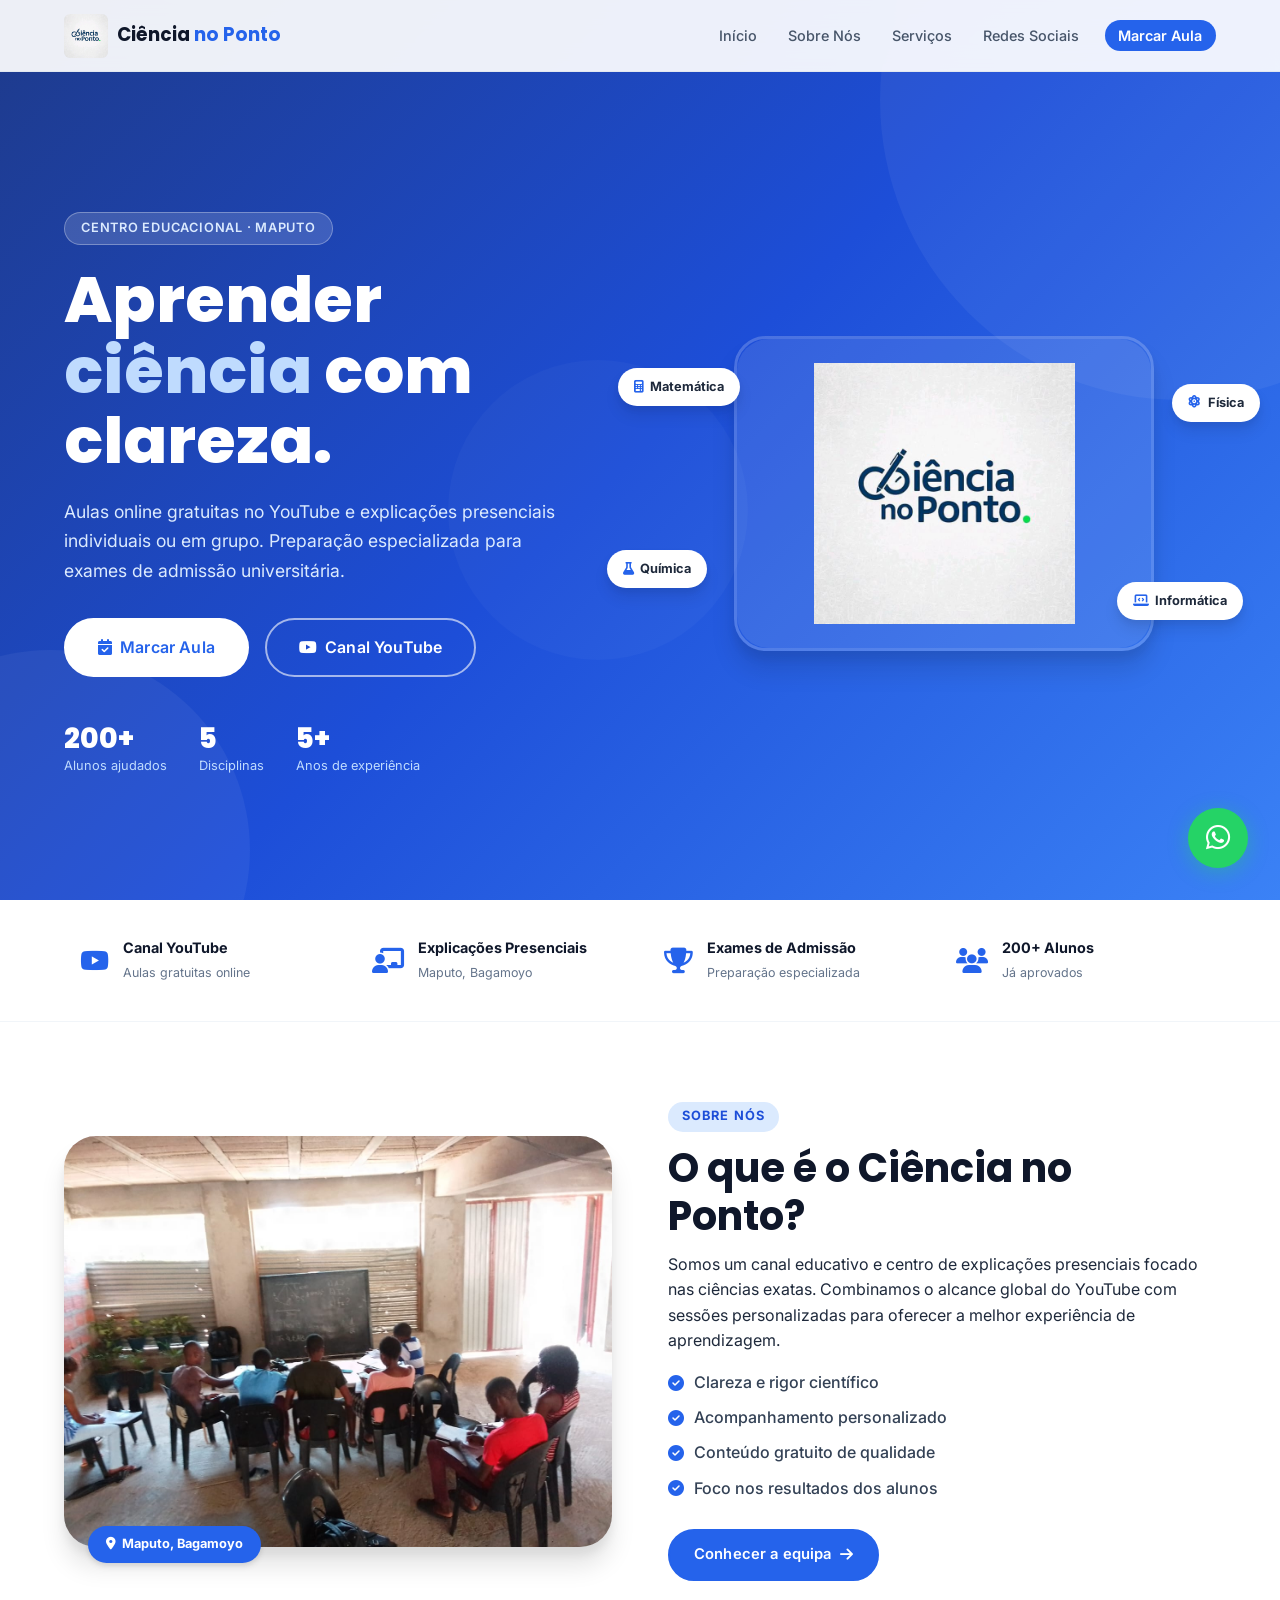
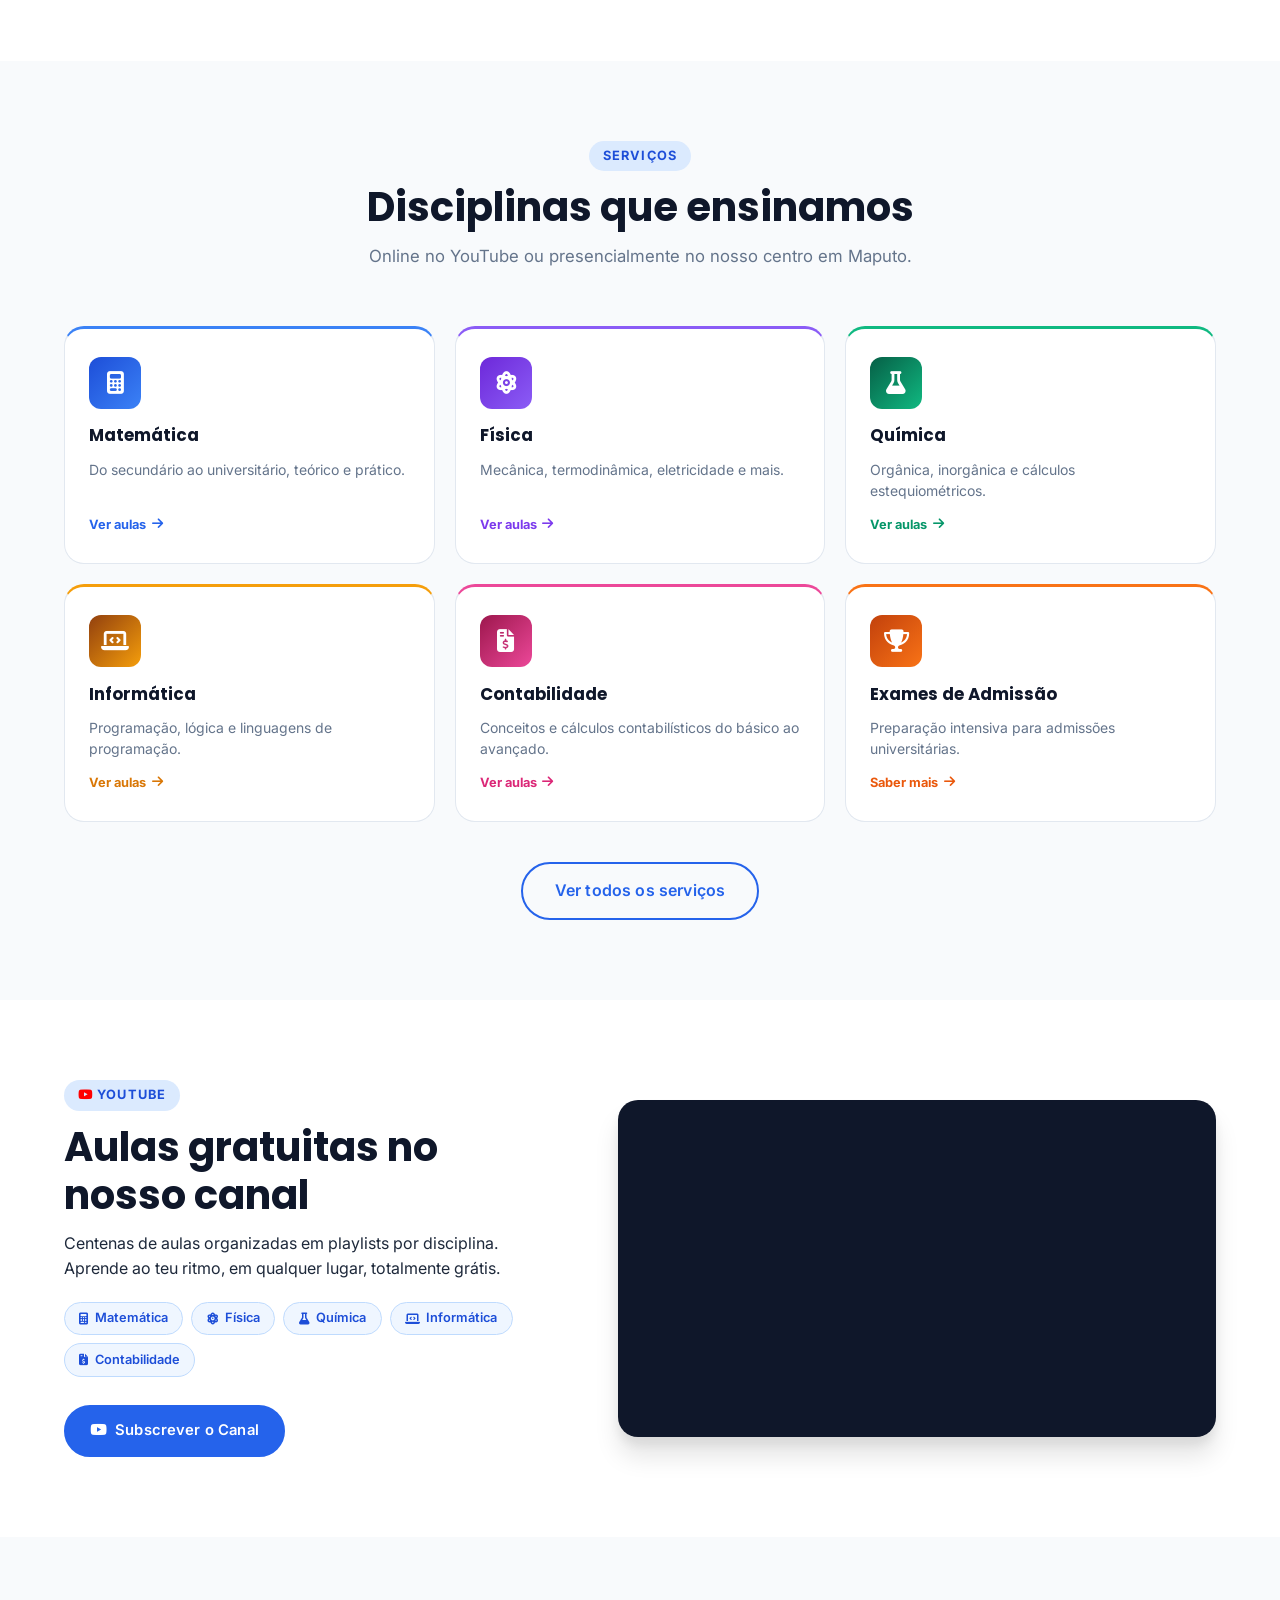
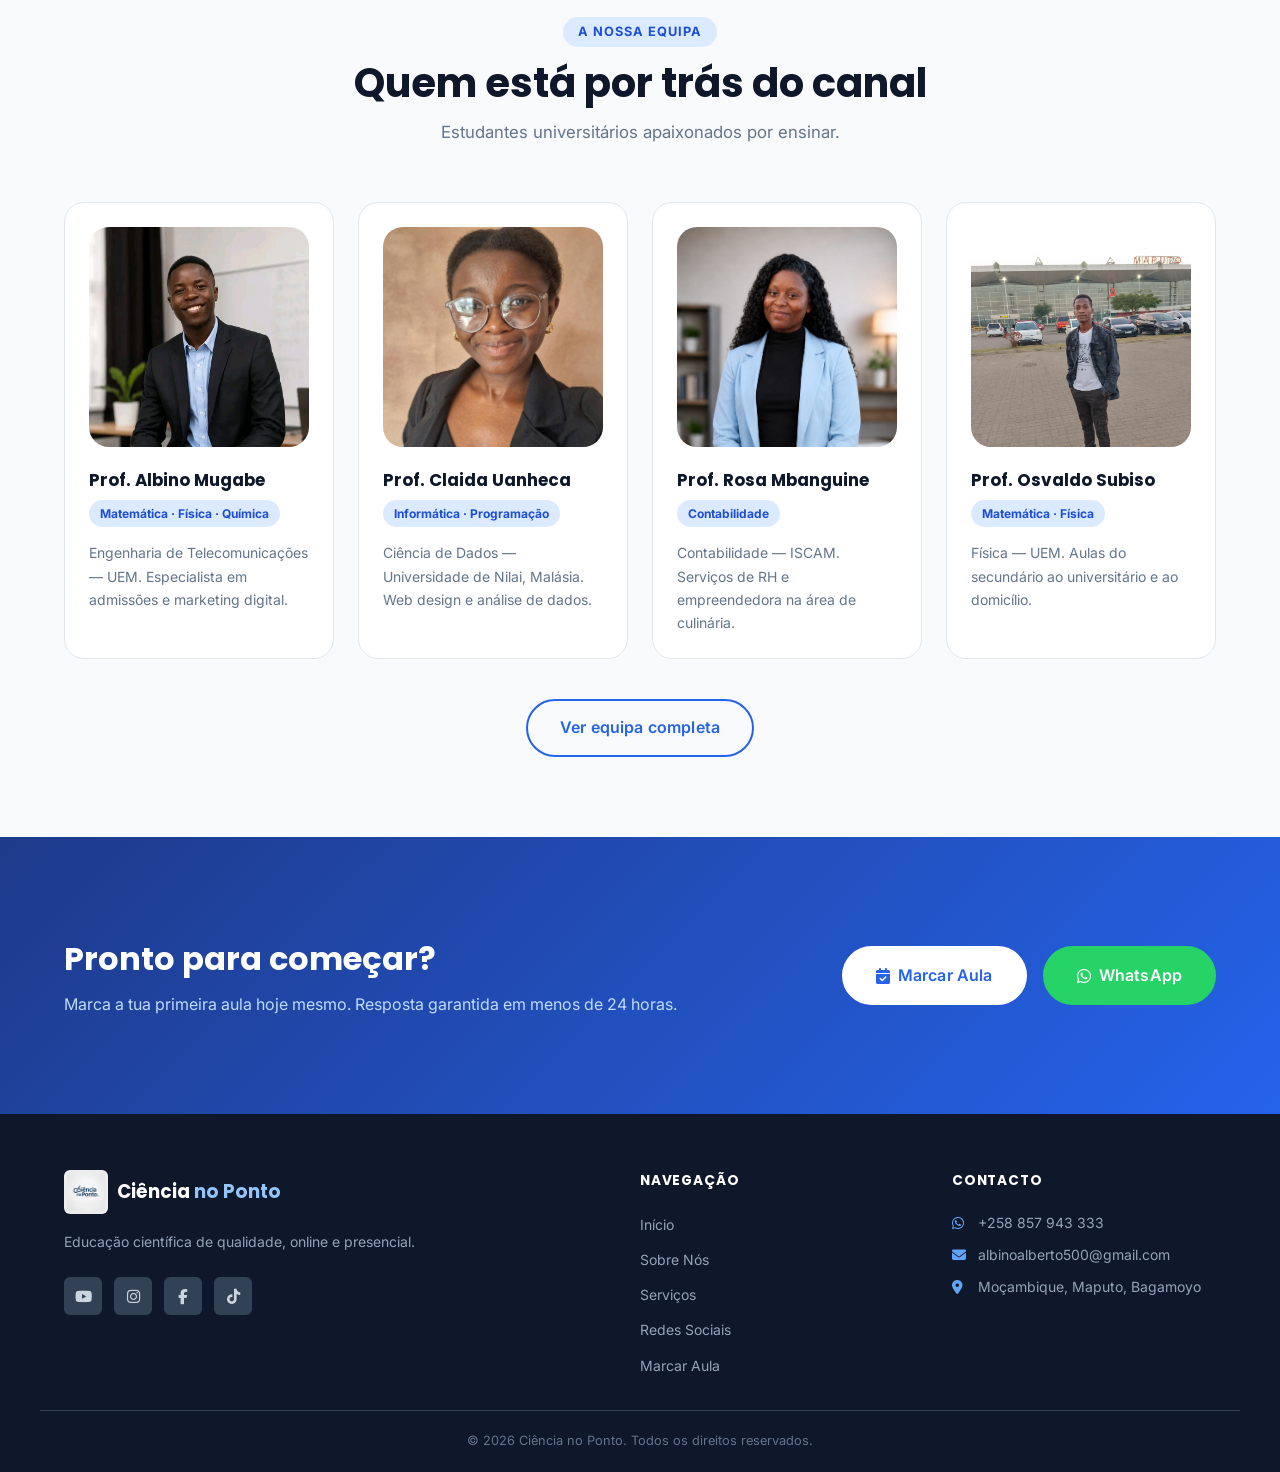
<file: index.html>
﻿<!DOCTYPE html>
<html lang="pt">
<head>
  <meta charset="UTF-8" />
  <meta name="viewport" content="width=device-width, initial-scale=1.0" />
  <meta name="description" content="Ciência no Ponto — Aulas online de Matemática, Física, Química, Informática e Contabilidade. Centro de explicações presenciais em Maputo." />
  <title>Ciência no Ponto — Início</title>
  <link rel="stylesheet" href="styles.css" />
  <link rel="preconnect" href="https://fonts.googleapis.com" />
  <link rel="preconnect" href="https://fonts.gstatic.com" crossorigin />
  <link href="https://fonts.googleapis.com/css2?family=Inter:wght@300;400;500;600;700;800&family=Poppins:wght@400;600;700;800&display=swap" rel="stylesheet" />
  <link rel="stylesheet" href="https://cdnjs.cloudflare.com/ajax/libs/font-awesome/6.5.0/css/all.min.css" />
</head>
<body>

  <!-- NAVBAR -->
  <header class="navbar" id="navbar">
    <div class="navbar__container">
      <a href="index.html" class="navbar__brand" aria-label="Ciência no Ponto — início">
        <img src="assets/images/1000420528.jpg" alt="Logo Ciência no Ponto" class="navbar__logo" />
        <span class="navbar__brand-text">Ciência<span class="accent"> no Ponto</span></span>
      </a>
      <button class="navbar__hamburger" id="hamburger" aria-label="Abrir menu" aria-expanded="false">
        <span></span><span></span><span></span>
      </button>
      <nav class="navbar__menu" id="nav-menu" aria-label="Navegação principal">
        <ul class="navbar__list">
          <li><a href="index.html" class="navbar__link active">Início</a></li>
          <li><a href="sobre.html" class="navbar__link">Sobre Nós</a></li>
          <li><a href="servicos.html" class="navbar__link">Serviços</a></li>
          <li><a href="redes.html" class="navbar__link">Redes Sociais</a></li>
          <li><a href="marcar-aula.html" class="navbar__link navbar__link--cta">Marcar Aula</a></li>
        </ul>
      </nav>
    </div>
  </header>

  <main>

    <!-- ══ HERO ══ -->
    <section class="hero" id="hero">
      <div class="hero__bg-shapes" aria-hidden="true">
        <div class="shape shape--1"></div>
        <div class="shape shape--2"></div>
        <div class="shape shape--3"></div>
      </div>
      <div class="hero__container">
        <div class="hero__content">
          <span class="hero__badge">Centro Educacional · Maputo</span>
          <h1 class="hero__title">
            Aprender<br />
            <span class="accent">ciência</span> com clareza.
          </h1>
          <p class="hero__subtitle">
            Aulas online gratuitas no YouTube e explicações presenciais individuais
            ou em grupo. Preparação especializada para exames de admissão universitária.
          </p>
          <div class="hero__actions">
            <a href="marcar-aula.html" class="btn btn--primary btn--lg">
              <i class="fas fa-calendar-check"></i> Marcar Aula
            </a>
            <a href="https://www.youtube.com/@AlbinoAlberto-jm5zz" target="_blank" rel="noopener noreferrer" class="btn btn--outline btn--lg">
              <i class="fab fa-youtube"></i> Canal YouTube
            </a>
          </div>
          <div class="hero__stats">
            <div class="hero__stat"><strong>200+</strong><span>Alunos ajudados</span></div>
            <div class="hero__stat"><strong>5</strong><span>Disciplinas</span></div>
            <div class="hero__stat"><strong>5+</strong><span>Anos de experiência</span></div>
          </div>
        </div>
        <div class="hero__visual" aria-hidden="true">
          <div class="hero__image-wrapper">
            <img
              src="assets/images/1000420528.jpg"
              alt="Ciência no Ponto — Logo"
              class="hero__logo-img"
              loading="eager"
            />
          </div>
          <div class="hero__floating-card hero__floating-card--1"><i class="fas fa-calculator"></i> Matemática</div>
          <div class="hero__floating-card hero__floating-card--2"><i class="fas fa-atom"></i> Física</div>
          <div class="hero__floating-card hero__floating-card--3"><i class="fas fa-flask"></i> Química</div>
          <div class="hero__floating-card hero__floating-card--4"><i class="fas fa-laptop-code"></i> Informática</div>
        </div>
      </div>
    </section>

    <!-- ══ STATS BAR ══ -->
    <section class="stats-bar">
      <div class="container">
        <div class="stats-bar__grid">
          <div class="stats-bar__item">
            <i class="fab fa-youtube"></i>
            <div>
              <strong>Canal YouTube</strong>
              <span>Aulas gratuitas online</span>
            </div>
          </div>
          <div class="stats-bar__item">
            <i class="fas fa-chalkboard-teacher"></i>
            <div>
              <strong>Explicações Presenciais</strong>
              <span>Maputo, Bagamoyo</span>
            </div>
          </div>
          <div class="stats-bar__item">
            <i class="fas fa-trophy"></i>
            <div>
              <strong>Exames de Admissão</strong>
              <span>Preparação especializada</span>
            </div>
          </div>
          <div class="stats-bar__item">
            <i class="fas fa-users"></i>
            <div>
              <strong>200+ Alunos</strong>
              <span>Já aprovados</span>
            </div>
          </div>
        </div>
      </div>
    </section>

    <!-- ══ SOBRE — resumo ══ -->
    <section class="section landing-sobre">
      <div class="container">
        <div class="landing-sobre__layout">
          <div class="landing-sobre__visual">
            <img
              src="assets/images/Centro.jpg"
              alt="Sala de aula do centro Ciência no Ponto"
              class="landing-sobre__img"
              loading="lazy"
            />
            <div class="landing-sobre__badge">
              <i class="fas fa-map-marker-alt"></i> Maputo, Bagamoyo
            </div>
          </div>
          <div class="landing-sobre__text">
            <span class="section__badge">Sobre Nós</span>
            <h2 class="section__title">O que é o Ciência no Ponto?</h2>
            <p>
              Somos um canal educativo e centro de explicações presenciais focado nas ciências exatas.
              Combinamos o alcance global do YouTube com sessões personalizadas para oferecer
              a melhor experiência de aprendizagem.
            </p>
            <ul class="sobre__values" style="margin-top:1rem;">
              <li><i class="fas fa-check-circle"></i> Clareza e rigor científico</li>
              <li><i class="fas fa-check-circle"></i> Acompanhamento personalizado</li>
              <li><i class="fas fa-check-circle"></i> Conteúdo gratuito de qualidade</li>
              <li><i class="fas fa-check-circle"></i> Foco nos resultados dos alunos</li>
            </ul>
            <a href="sobre.html" class="btn btn--primary" style="margin-top:1.75rem;">
              Conhecer a equipa <i class="fas fa-arrow-right"></i>
            </a>
          </div>
        </div>
      </div>
    </section>

    <!-- ══ DISCIPLINAS — preview ══ -->
    <section class="section landing-disciplinas" style="background:var(--gray-50);">
      <div class="container">
        <div class="section__header">
          <span class="section__badge">Serviços</span>
          <h2 class="section__title">Disciplinas que ensinamos</h2>
          <p class="section__subtitle">Online no YouTube ou presencialmente no nosso centro em Maputo.</p>
        </div>
        <div class="landing-disc__grid">
          <a href="servicos.html" class="landing-disc-card landing-disc-card--mat">
            <div class="landing-disc-card__icon"><i class="fas fa-calculator"></i></div>
            <h3>Matemática</h3>
            <p>Do secundário ao universitário, teórico e prático.</p>
            <span class="landing-disc-card__link">Ver aulas <i class="fas fa-arrow-right"></i></span>
          </a>
          <a href="servicos.html" class="landing-disc-card landing-disc-card--fis">
            <div class="landing-disc-card__icon"><i class="fas fa-atom"></i></div>
            <h3>Física</h3>
            <p>Mecânica, termodinâmica, eletricidade e mais.</p>
            <span class="landing-disc-card__link">Ver aulas <i class="fas fa-arrow-right"></i></span>
          </a>
          <a href="servicos.html" class="landing-disc-card landing-disc-card--qui">
            <div class="landing-disc-card__icon"><i class="fas fa-flask"></i></div>
            <h3>Química</h3>
            <p>Orgânica, inorgânica e cálculos estequiométricos.</p>
            <span class="landing-disc-card__link">Ver aulas <i class="fas fa-arrow-right"></i></span>
          </a>
          <a href="servicos.html" class="landing-disc-card landing-disc-card--inf">
            <div class="landing-disc-card__icon"><i class="fas fa-laptop-code"></i></div>
            <h3>Informática</h3>
            <p>Programação, lógica e linguagens de programação.</p>
            <span class="landing-disc-card__link">Ver aulas <i class="fas fa-arrow-right"></i></span>
          </a>
          <a href="servicos.html" class="landing-disc-card landing-disc-card--cont">
            <div class="landing-disc-card__icon"><i class="fas fa-file-invoice-dollar"></i></div>
            <h3>Contabilidade</h3>
            <p>Conceitos e cálculos contabilísticos do básico ao avançado.</p>
            <span class="landing-disc-card__link">Ver aulas <i class="fas fa-arrow-right"></i></span>
          </a>
          <a href="servicos.html" class="landing-disc-card landing-disc-card--adm">
            <div class="landing-disc-card__icon"><i class="fas fa-trophy"></i></div>
            <h3>Exames de Admissão</h3>
            <p>Preparação intensiva para admissões universitárias.</p>
            <span class="landing-disc-card__link">Saber mais <i class="fas fa-arrow-right"></i></span>
          </a>
        </div>
        <div style="text-align:center;margin-top:2.5rem;">
          <a href="servicos.html" class="btn btn--outline btn--lg">Ver todos os serviços</a>
        </div>
      </div>
    </section>

    <!-- ══ YOUTUBE destaque ══ -->
    <section class="section landing-youtube">
      <div class="container">
        <div class="landing-youtube__layout">
          <div class="landing-youtube__text">
            <span class="section__badge"><i class="fab fa-youtube" style="color:var(--yt-color)"></i> YouTube</span>
            <h2 class="section__title">Aulas gratuitas no nosso canal</h2>
            <p>
              Centenas de aulas organizadas em playlists por disciplina.
              Aprende ao teu ritmo, em qualquer lugar, totalmente grátis.
            </p>
            <div class="landing-youtube__playlists">
              <a href="https://www.youtube.com/playlist?list=PLQqAK1beIrzw" target="_blank" rel="noopener noreferrer" class="playlist-pill"><i class="fas fa-calculator"></i> Matemática</a>
              <a href="https://youtube.com/playlist?list=PLT2udzHPcY40" target="_blank" rel="noopener noreferrer" class="playlist-pill"><i class="fas fa-atom"></i> Física</a>
              <a href="https://youtube.com/playlist?list=PLGgWKidWdRBk" target="_blank" rel="noopener noreferrer" class="playlist-pill"><i class="fas fa-flask"></i> Química</a>
              <a href="https://youtube.com/playlist?list=PLLnMB-NRNrUc" target="_blank" rel="noopener noreferrer" class="playlist-pill"><i class="fas fa-laptop-code"></i> Informática</a>
              <a href="https://youtube.com/playlist?list=PLTPJKLlsq69o" target="_blank" rel="noopener noreferrer" class="playlist-pill"><i class="fas fa-file-invoice-dollar"></i> Contabilidade</a>
            </div>
            <a href="https://www.youtube.com/@AlbinoAlberto-jm5zz" target="_blank" rel="noopener noreferrer" class="btn btn--primary" style="margin-top:1.75rem;">
              <i class="fab fa-youtube"></i> Subscrever o Canal
            </a>
          </div>
          <div class="landing-youtube__embed">
            <div class="youtube__embed-wrapper">
              <iframe
                class="youtube__embed"
                src="https://www.youtube.com/embed/rtR_kNj0pjk"
                title="Último vídeo — Ciência no Ponto"
                allow="accelerometer; autoplay; clipboard-write; encrypted-media; gyroscope; picture-in-picture; web-share"
                allowfullscreen loading="lazy">
              </iframe>
            </div>
          </div>
        </div>
      </div>
    </section>

    <!-- ══ EQUIPA — preview ══ -->
    <section class="section landing-equipa" style="background:var(--gray-50);">
      <div class="container">
        <div class="section__header">
          <span class="section__badge">A nossa equipa</span>
          <h2 class="section__title">Quem está por trás do canal</h2>
          <p class="section__subtitle">Estudantes universitários apaixonados por ensinar.</p>
        </div>
        <div class="team__grid">
          <article class="team-card">
            <div class="team-card__photo">
              <img src="assets/images/team/Albino Mugabe.jpg" alt="Prof. Albino Mugabe" class="team-card__img" loading="lazy" />
            </div>
            <div class="team-card__info">
              <h4 class="team-card__name">Prof. Albino Mugabe</h4>
              <span class="team-card__subject">Matemática · Física · Química</span>
              <p class="team-card__bio">Engenharia de Telecomunicações — UEM. Especialista em admissões e marketing digital.</p>
            </div>
          </article>
          <article class="team-card">
            <div class="team-card__photo">
              <img src="assets/images/team/Claida Uanheca.jpg" alt="Prof. Claida Uanheca" class="team-card__img" loading="lazy" />
            </div>
            <div class="team-card__info">
              <h4 class="team-card__name">Prof. Claida Uanheca</h4>
              <span class="team-card__subject">Informática · Programação</span>
              <p class="team-card__bio">Ciência de Dados — Universidade de Nilai, Malásia. Web design e análise de dados.</p>
            </div>
          </article>
          <article class="team-card">
            <div class="team-card__photo">
              <img src="assets/images/team/Rosa Mbanguine.jpg" alt="Prof. Rosa Mbanguine" class="team-card__img" loading="lazy" />
            </div>
            <div class="team-card__info">
              <h4 class="team-card__name">Prof. Rosa Mbanguine</h4>
              <span class="team-card__subject">Contabilidade</span>
              <p class="team-card__bio">Contabilidade — ISCAM. Serviços de RH e empreendedora na área de culinária.</p>
            </div>
          </article>
          <article class="team-card">
            <div class="team-card__photo">
              <img src="assets/images/team/OsvaldoCossa.jpg" alt="Prof. Osvaldo Subiso" class="team-card__img" loading="lazy" />
            </div>
            <div class="team-card__info">
              <h4 class="team-card__name">Prof. Osvaldo Subiso</h4>
              <span class="team-card__subject">Matemática · Física</span>
              <p class="team-card__bio">Física — UEM. Aulas do secundário ao universitário e ao domicílio.</p>
            </div>
          </article>
        </div>
        <div style="text-align:center;margin-top:2.5rem;">
          <a href="sobre.html" class="btn btn--outline btn--lg">Ver equipa completa</a>
        </div>
      </div>
    </section>

    <!-- ══ CTA final ══ -->
    <section class="section landing-cta">
      <div class="container">
        <div class="landing-cta__inner">
          <div class="landing-cta__text">
            <h2>Pronto para começar?</h2>
            <p>Marca a tua primeira aula hoje mesmo. Resposta garantida em menos de 24 horas.</p>
          </div>
          <div class="landing-cta__actions">
            <a href="marcar-aula.html" class="btn btn--primary btn--lg">
              <i class="fas fa-calendar-check"></i> Marcar Aula
            </a>
            <a href="https://wa.me/258857943333?text=Olá!%20Vim%20pelo%20website%20e%20gostaria%20de%20mais%20informações." target="_blank" rel="noopener noreferrer" class="btn btn--whatsapp btn--lg">
              <i class="fab fa-whatsapp"></i> WhatsApp
            </a>
          </div>
        </div>
      </div>
    </section>

  </main>

  <!-- FOOTER -->
  <footer class="footer">
    <div class="footer__container">
      <div class="footer__brand">
        <a href="index.html" class="navbar__brand footer__brand-link" aria-label="Ciência no Ponto">
          <img src="assets/images/1000420528.jpg" alt="Logo Ciência no Ponto" class="navbar__logo navbar__logo--footer" />
          <span class="navbar__brand-text">Ciência<span class="accent"> no Ponto</span></span>
        </a>
        <p>Educação científica de qualidade, online e presencial.</p>
        <div class="footer__socials">
          <a href="https://www.youtube.com/@AlbinoAlberto-jm5zz" target="_blank" rel="noopener noreferrer" aria-label="YouTube"><i class="fab fa-youtube"></i></a>
          <a href="https://www.instagram.com/cien_cianoponto3?igsh=NXdtbTJ2azNxZTk3" target="_blank" rel="noopener noreferrer" aria-label="Instagram"><i class="fab fa-instagram"></i></a>
          <a href="https://www.facebook.com/profile.php?id=61561754653586" target="_blank" rel="noopener noreferrer" aria-label="Facebook"><i class="fab fa-facebook-f"></i></a>
          <a href="https://www.tiktok.com/@ciencia.no.ponto" target="_blank" rel="noopener noreferrer" aria-label="TikTok"><i class="fab fa-tiktok"></i></a>
        </div>
      </div>
      <nav class="footer__nav" aria-label="Mapa do site">
        <h4>Navegação</h4>
        <ul>
          <li><a href="index.html">Início</a></li>
          <li><a href="sobre.html">Sobre Nós</a></li>
          <li><a href="servicos.html">Serviços</a></li>
          <li><a href="redes.html">Redes Sociais</a></li>
          <li><a href="marcar-aula.html">Marcar Aula</a></li>
        </ul>
      </nav>
      <div class="footer__contact">
        <h4>Contacto</h4>
        <p><i class="fab fa-whatsapp"></i> +258 857 943 333</p>
        <p><i class="fas fa-envelope"></i> albinoalberto500@gmail.com</p>
        <p><i class="fas fa-map-marker-alt"></i> Moçambique, Maputo, Bagamoyo</p>
      </div>
    </div>
    <div class="footer__bottom">
      <p>© 2026 Ciência no Ponto. Todos os direitos reservados.</p>
    </div>
  </footer>

  <a href="https://wa.me/258857943333?text=Olá!%20Vim%20pelo%20website%20e%20gostaria%20de%20mais%20informações."
    target="_blank" rel="noopener noreferrer"
    class="whatsapp-float" id="whatsappFloat" aria-label="Abrir conversa no WhatsApp">
    <i class="fab fa-whatsapp"></i>
    <span class="whatsapp-float__tooltip">Fala connosco!</span>
  </a>
  <button class="back-to-top" id="backToTop" aria-label="Voltar ao topo">
    <i class="fas fa-chevron-up"></i>
  </button>

  <script src="script.js"></script>
</body>
</html>
</file>
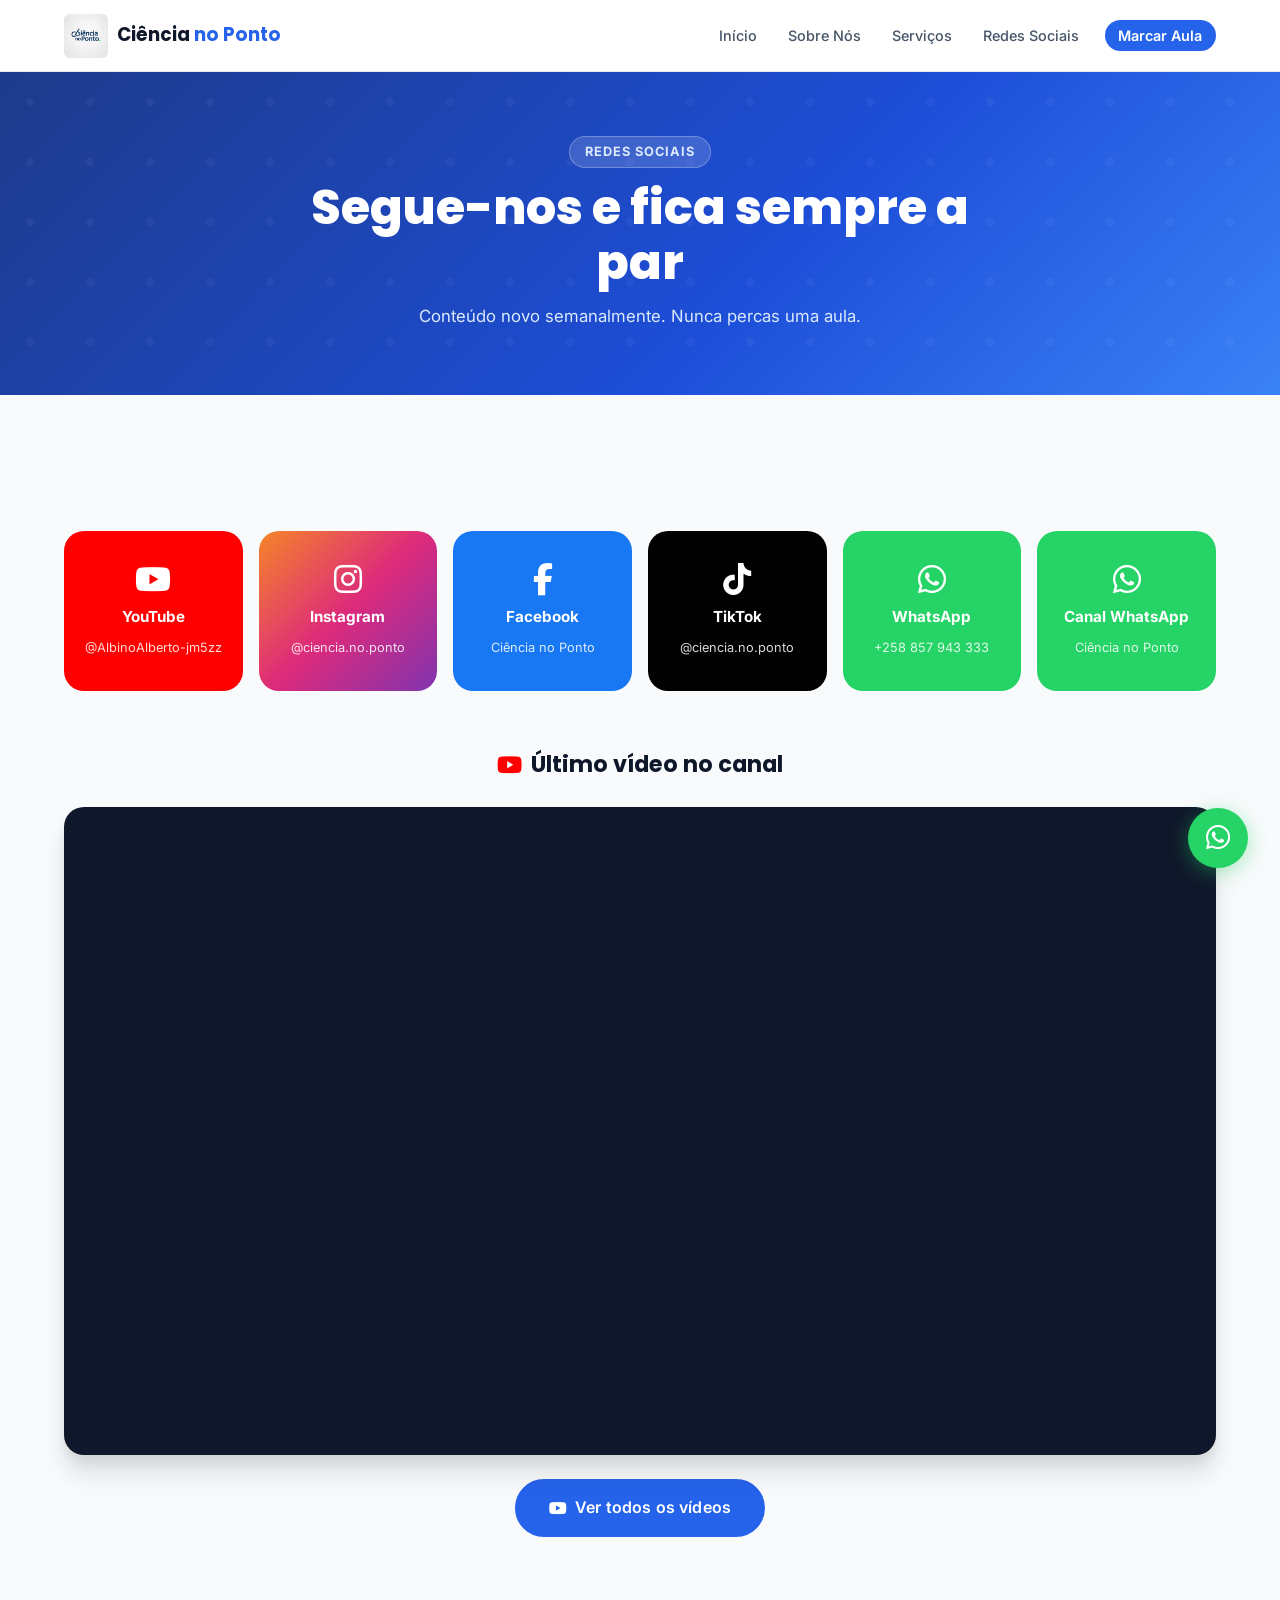
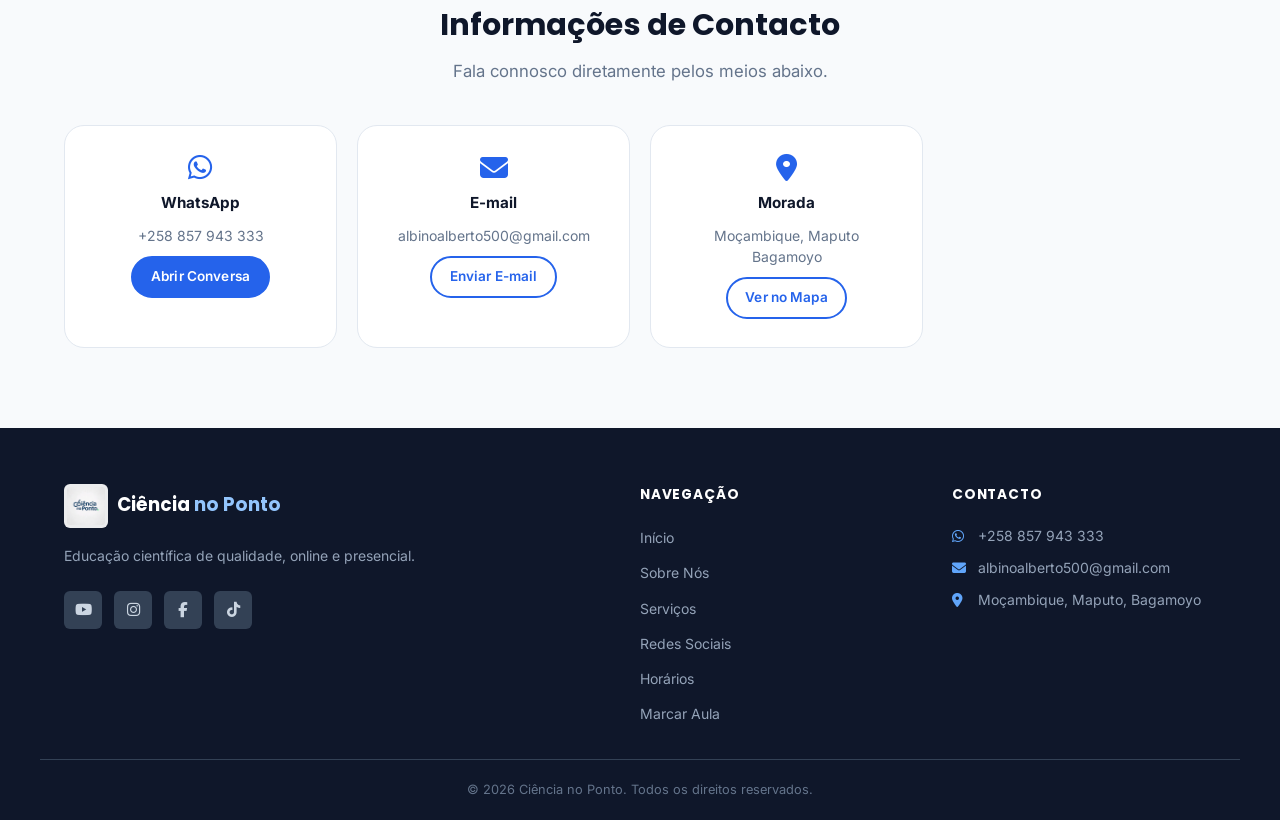
<file: redes.html>
﻿<!DOCTYPE html>
<html lang="pt">
<head>
  <meta charset="UTF-8" />
  <meta name="viewport" content="width=device-width, initial-scale=1.0" />
  <meta name="description" content="Redes Sociais e Contactos — Ciência no Ponto. Segue-nos no YouTube, Instagram, Facebook e TikTok." />
  <title>Redes Sociais — Ciência no Ponto</title>
  <link rel="stylesheet" href="styles.css" />
  <link rel="preconnect" href="https://fonts.googleapis.com" />
  <link rel="preconnect" href="https://fonts.gstatic.com" crossorigin />
  <link href="https://fonts.googleapis.com/css2?family=Inter:wght@300;400;500;600;700;800&family=Poppins:wght@400;600;700;800&display=swap" rel="stylesheet" />
  <link rel="stylesheet" href="https://cdnjs.cloudflare.com/ajax/libs/font-awesome/6.5.0/css/all.min.css" />
</head>
<body>

  <header class="navbar" id="navbar">
    <div class="navbar__container">
      <a href="index.html" class="navbar__brand" aria-label="Ciência no Ponto — início">
        <img src="assets/images/1000420528.jpg" alt="Logo Ciência no Ponto" class="navbar__logo" />
        <span class="navbar__brand-text">Ciência<span class="accent"> no Ponto</span></span>
      </a>

      <button class="navbar__hamburger" id="hamburger" aria-label="Abrir menu" aria-expanded="false">
        <span></span><span></span><span></span>
      </button>

      <nav class="navbar__menu" id="nav-menu" aria-label="Navegação principal">
        <ul class="navbar__list">
          <li><a href="index.html" class="navbar__link">Início</a></li>
          <li><a href="sobre.html" class="navbar__link">Sobre Nós</a></li>
          <li><a href="servicos.html" class="navbar__link">Serviços</a></li>
          <li><a href="redes.html" class="navbar__link active">Redes Sociais</a></li>
          <li><a href="marcar-aula.html" class="navbar__link navbar__link--cta">Marcar Aula</a></li>
        </ul>
      </nav></div>
  </header>

  <main>

    <div class="page-banner">
      <div class="page-banner__container">
        <span class="section__badge">Redes Sociais</span>
        <h1 class="page-banner__title">Segue-nos e fica sempre a par</h1>
        <p class="page-banner__subtitle">Conteúdo novo semanalmente. Nunca percas uma aula.</p>
      </div>
    </div>

    <section class="section redes" id="redes" aria-labelledby="redes-title">
      <div class="container">

        <div class="section__header">
          <h2 class="section__title" id="redes-title" style="display:none;">Redes Sociais</h2>
        </div>

        <div class="social__grid">
          <a href="https://www.youtube.com/@AlbinoAlberto-jm5zz" target="_blank" rel="noopener noreferrer" class="social-card social-card--yt" aria-label="YouTube">
            <i class="fab fa-youtube social-card__icon"></i>
            <span class="social-card__name">YouTube</span>
            <span class="social-card__handle">@AlbinoAlberto-jm5zz</span>
          </a>
          <a href="https://www.instagram.com/cien_cianoponto3?igsh=NXdtbTJ2azNxZTk3" target="_blank" rel="noopener noreferrer" class="social-card social-card--ig" aria-label="Instagram">
            <i class="fab fa-instagram social-card__icon"></i>
            <span class="social-card__name">Instagram</span>
            <span class="social-card__handle">@ciencia.no.ponto</span>
          </a>
          <a href="https://www.facebook.com/profile.php?id=61561754653586" target="_blank" rel="noopener noreferrer" class="social-card social-card--fb" aria-label="Facebook">
            <i class="fab fa-facebook-f social-card__icon"></i>
            <span class="social-card__name">Facebook</span>
            <span class="social-card__handle">Ciência no Ponto</span>
          </a>
          <a href="https://www.tiktok.com/@ciencia.no.ponto" target="_blank" rel="noopener noreferrer" class="social-card social-card--tt" aria-label="TikTok">
            <i class="fab fa-tiktok social-card__icon"></i>
            <span class="social-card__name">TikTok</span>
            <span class="social-card__handle">@ciencia.no.ponto</span>
          </a>
          <a href="https://wa.me/258857943333" target="_blank" rel="noopener noreferrer" class="social-card social-card--wa" aria-label="WhatsApp">
            <i class="fab fa-whatsapp social-card__icon"></i>
            <span class="social-card__name">WhatsApp</span>
            <span class="social-card__handle">+258 857 943 333</span>
          </a>
          <a href="https://whatsapp.com/channel/0029VaZSvyJ5vKA9jpWNES3E" target="_blank" rel="noopener noreferrer" class="social-card social-card--wa" aria-label="Canal WhatsApp">
            <i class="fab fa-whatsapp social-card__icon"></i>
            <span class="social-card__name">Canal WhatsApp</span>
            <span class="social-card__handle">Ciência no Ponto</span>
          </a>
        </div>

        <!-- YouTube embed em destaque -->
        <div class="youtube__featured">
          <h3 class="youtube__featured-title">
            <i class="fab fa-youtube"></i> Último vídeo no canal
          </h3>
          <div class="youtube__embed-wrapper">
            <iframe
              class="youtube__embed"
              src="https://www.youtube.com/embed/rtR_kNj0pjk"
              title="Último vídeo — Ciência no Ponto"
              allow="accelerometer; autoplay; clipboard-write; encrypted-media; gyroscope; picture-in-picture; web-share"
              allowfullscreen
              loading="lazy">
            </iframe>
          </div>
          <a href="https://www.youtube.com/@AlbinoAlberto-jm5zz" target="_blank" rel="noopener noreferrer" class="btn btn--primary btn--lg" style="margin-top:1.5rem;">
            <i class="fab fa-youtube"></i> Ver todos os vídeos
          </a>
        </div>

        <!-- Informações de contacto -->
        <div class="section__header section__header--inner">
          <h3 class="section__title--sm">Informações de Contacto</h3>
          <p class="section__subtitle">Fala connosco diretamente pelos meios abaixo.</p>
        </div>

        <div class="contacto__info-grid">
          <div class="contacto__info-card">
            <i class="fab fa-whatsapp contacto__info-icon"></i>
            <h4>WhatsApp</h4>
            <p>+258 857 943 333</p>
            <a href="https://wa.me/258857943333" target="_blank" rel="noopener noreferrer" class="btn btn--primary btn--sm">
              Abrir Conversa
            </a>
          </div>
          <div class="contacto__info-card">
            <i class="fas fa-envelope contacto__info-icon"></i>
            <h4>E-mail</h4>
            <p>albinoalberto500@gmail.com</p>
            <a href="mailto:albinoalberto500@gmail.com" class="btn btn--outline btn--sm">
              Enviar E-mail
            </a>
          </div>
          <div class="contacto__info-card">
            <i class="fas fa-map-marker-alt contacto__info-icon"></i>
            <h4>Morada</h4>
            <p>Moçambique, Maputo<br/>Bagamoyo</p>
            <a href="https://maps.app.goo.gl/BXx4EStSzjxySEQ47" target="_blank" rel="noopener noreferrer" class="btn btn--outline btn--sm">
              Ver no Mapa
            </a>
          </div>
        </div>

      </div>
    </section>
  </main>

  <footer class="footer">
    <div class="footer__container">
      <div class="footer__brand">
        <a href="index.html" class="navbar__brand footer__brand-link" aria-label="Ciência no Ponto">
          <img src="assets/images/1000420528.jpg" alt="Logo Ciência no Ponto" class="navbar__logo navbar__logo--footer" />
          <span class="navbar__brand-text">Ciência<span class="accent"> no Ponto</span></span>
        </a>
        <p>Educação científica de qualidade, online e presencial.</p>
        <div class="footer__socials">
          <a href="https://www.youtube.com/@AlbinoAlberto-jm5zz" target="_blank" rel="noopener noreferrer" aria-label="YouTube"><i class="fab fa-youtube"></i></a>
          <a href="https://www.instagram.com/cien_cianoponto3?igsh=NXdtbTJ2azNxZTk3" target="_blank" rel="noopener noreferrer" aria-label="Instagram"><i class="fab fa-instagram"></i></a>
          <a href="https://www.facebook.com/profile.php?id=61561754653586" target="_blank" rel="noopener noreferrer" aria-label="Facebook"><i class="fab fa-facebook-f"></i></a>
          <a href="https://www.tiktok.com/@ciencia.no.ponto" target="_blank" rel="noopener noreferrer" aria-label="TikTok"><i class="fab fa-tiktok"></i></a>
        </div>
      </div>
      <nav class="footer__nav" aria-label="Mapa do site">
        <h4>Navegação</h4>
        <ul>
          <li><a href="index.html">Início</a></li>
          <li><a href="sobre.html">Sobre Nós</a></li>
          <li><a href="servicos.html">Serviços</a></li>
          <li><a href="redes.html">Redes Sociais</a></li>
          <li><a href="marcar-aula.html#horarios">Horários</a></li>
          <li><a href="marcar-aula.html">Marcar Aula</a></li>
        </ul>
      </nav>
      <div class="footer__contact">
        <h4>Contacto</h4>
        <p><i class="fab fa-whatsapp"></i> +258 857 943 333</p>
        <p><i class="fas fa-envelope"></i> albinoalberto500@gmail.com</p>
        <p><i class="fas fa-map-marker-alt"></i> Moçambique, Maputo, Bagamoyo</p>
      </div>
    </div>
    <div class="footer__bottom">
      <p>&copy; 2026 Ciência no Ponto. Todos os direitos reservados.</p>
    </div>
  </footer>

  <a href="https://wa.me/258857943333?text=Olá!%20Vim%20pelo%20website%20e%20gostaria%20de%20mais%20informações."
    target="_blank" rel="noopener noreferrer"
    class="whatsapp-float" id="whatsappFloat"
    aria-label="Abrir conversa no WhatsApp">
    <i class="fab fa-whatsapp"></i>
    <span class="whatsapp-float__tooltip">Fala connosco!</span>
  </a>

  <button class="back-to-top" id="backToTop" aria-label="Voltar ao topo">
    <i class="fas fa-chevron-up"></i>
  </button>
  <script src="script.js"></script>
</body>
</html>
</file>
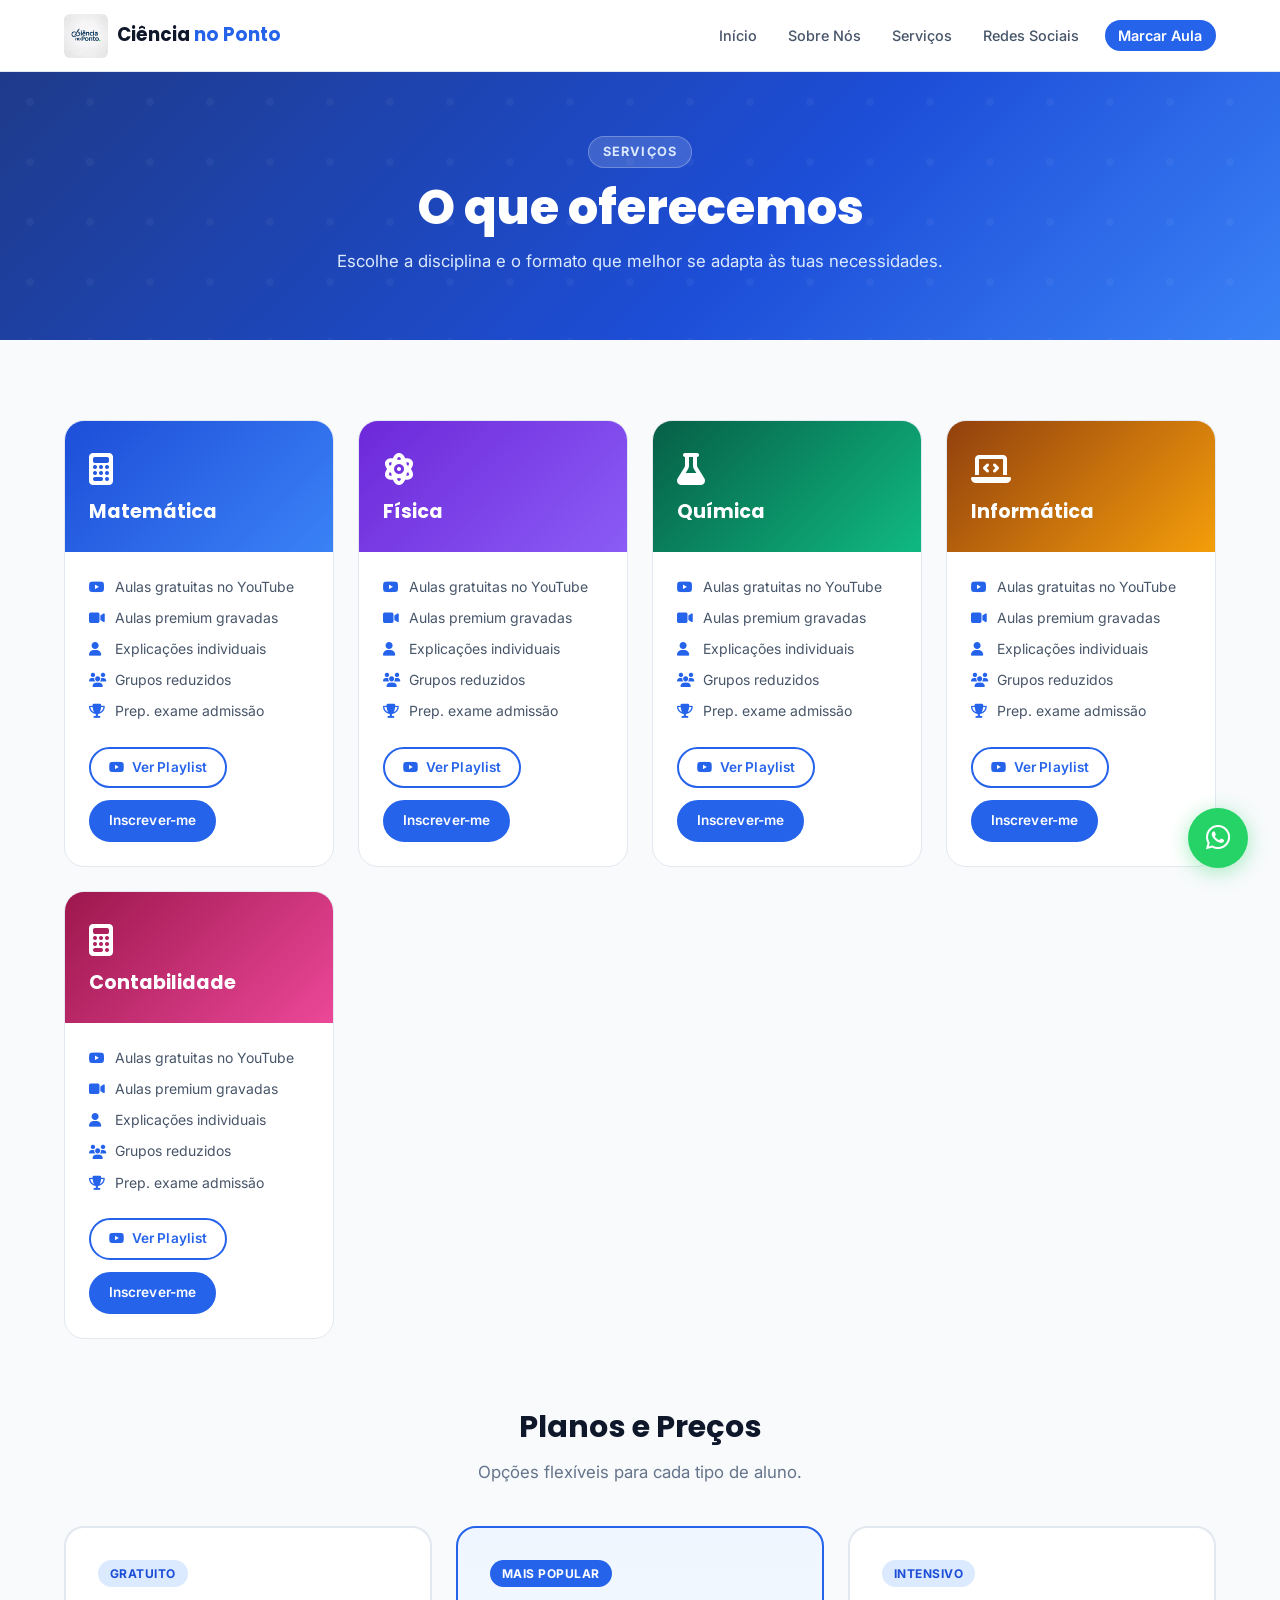
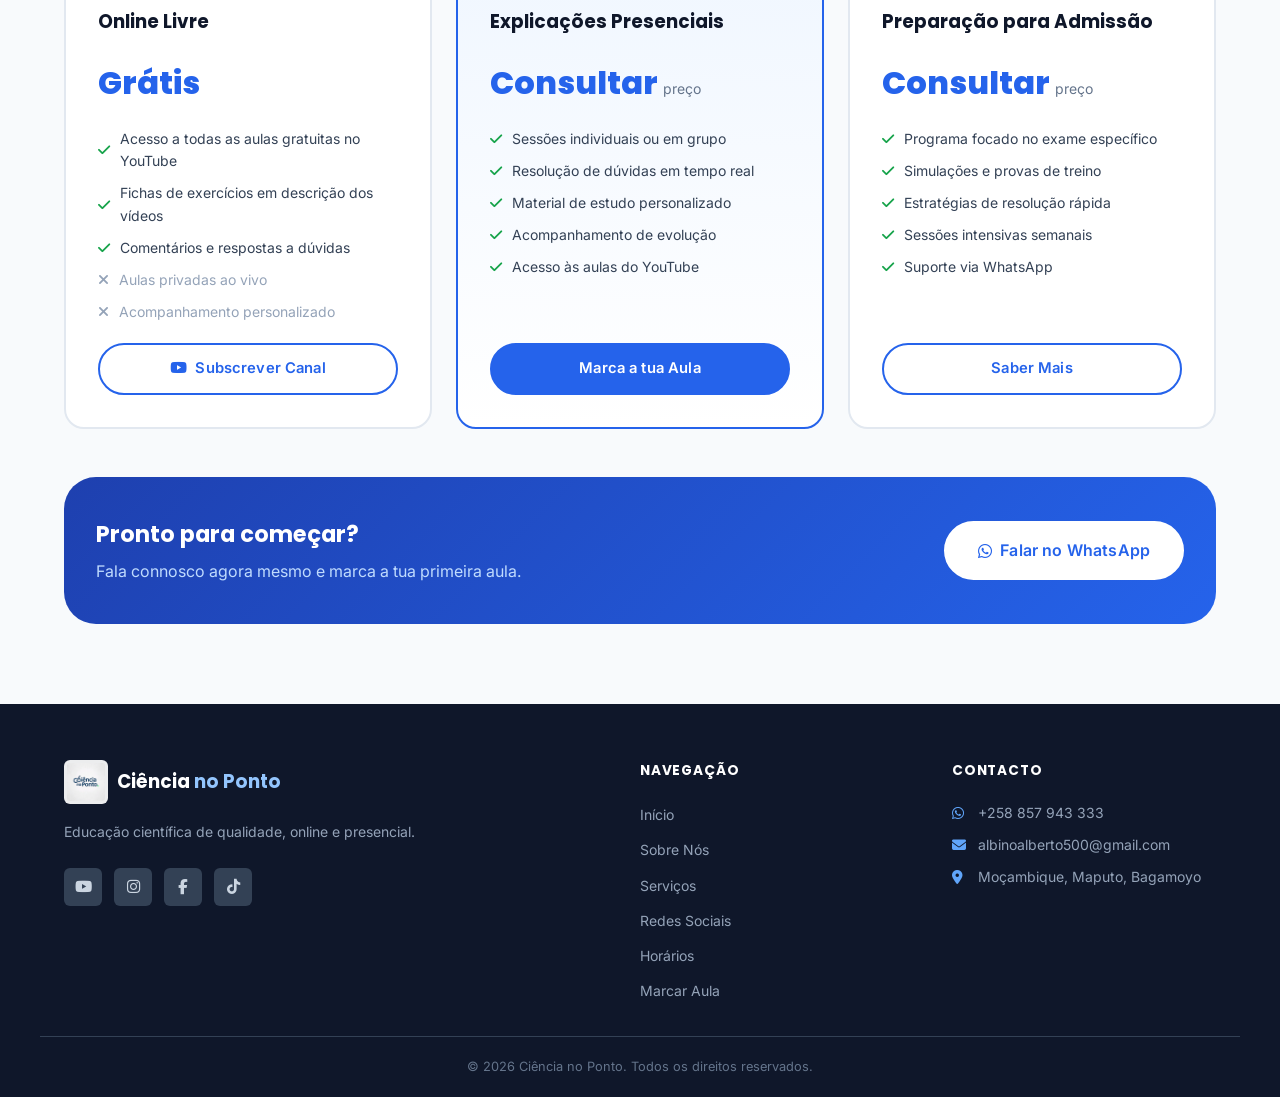
<file: servicos.html>
﻿<!DOCTYPE html>
<html lang="pt">
<head>
  <meta charset="UTF-8" />
  <meta name="viewport" content="width=device-width, initial-scale=1.0" />
  <meta name="description" content="Serviços — Ciência no Ponto. Aulas de Matemática, Física, Química e Informática, online e presenciais." />
  <title>Serviços — Ciência no Ponto</title>
  <link rel="stylesheet" href="styles.css" />
  <link rel="preconnect" href="https://fonts.googleapis.com" />
  <link rel="preconnect" href="https://fonts.gstatic.com" crossorigin />
  <link href="https://fonts.googleapis.com/css2?family=Inter:wght@300;400;500;600;700;800&family=Poppins:wght@400;600;700;800&display=swap" rel="stylesheet" />
  <link rel="stylesheet" href="https://cdnjs.cloudflare.com/ajax/libs/font-awesome/6.5.0/css/all.min.css" />
</head>
<body>

  <header class="navbar" id="navbar">
    <div class="navbar__container">
      <a href="index.html" class="navbar__brand" aria-label="Ciência no Ponto — início">
        <img src="assets/images/1000420528.jpg" alt="Logo Ciência no Ponto" class="navbar__logo" />
        <span class="navbar__brand-text">Ciência<span class="accent"> no Ponto</span></span>
      </a>

      <button class="navbar__hamburger" id="hamburger" aria-label="Abrir menu" aria-expanded="false">
        <span></span><span></span><span></span>
      </button>

      <nav class="navbar__menu" id="nav-menu" aria-label="Navegação principal">
        <ul class="navbar__list">
          <li><a href="index.html" class="navbar__link">Início</a></li>
          <li><a href="sobre.html" class="navbar__link">Sobre Nós</a></li>
          <li><a href="servicos.html" class="navbar__link active">Serviços</a></li>
          <li><a href="redes.html" class="navbar__link">Redes Sociais</a></li>
          <li><a href="marcar-aula.html" class="navbar__link navbar__link--cta">Marcar Aula</a></li>
        </ul>
      </nav></div>
  </header>

  <main>

    <div class="page-banner">
      <div class="page-banner__container">
        <span class="section__badge">Serviços</span>
        <h1 class="page-banner__title">O que oferecemos</h1>
        <p class="page-banner__subtitle">Escolhe a disciplina e o formato que melhor se adapta às tuas necessidades.</p>
      </div>
    </div>

    <section class="section servicos" id="servicos" aria-labelledby="servicos-title">
      <div class="container">

        <div class="disciplinas__grid">

          <!-- Matemática -->
          <article class="disciplina-card">
            <div class="disciplina-card__header disciplina-card__header--mat">
              <i class="fas fa-calculator disciplina-card__icon"></i>
              <h3 class="disciplina-card__title">Matemática</h3>
            </div>
            <div class="disciplina-card__body">
              <ul class="disciplina-card__list">
                <li><i class="fab fa-youtube"></i> Aulas gratuitas no YouTube</li>
                <li><i class="fas fa-video"></i> Aulas premium gravadas</li>
                <li><i class="fas fa-user"></i> Explicações individuais</li>
                <li><i class="fas fa-users"></i> Grupos reduzidos</li>
                <li><i class="fas fa-trophy"></i> Prep. exame admissão</li>
              </ul>
              <div class="disciplina-card__actions">
                <a href="https://www.youtube.com/playlist?list=PLQqAK1beIrzw" target="_blank" rel="noopener noreferrer" class="btn btn--sm btn--outline">
                  <i class="fab fa-youtube"></i> Ver Playlist
                </a>
                <a href="https://wa.me/258857943333?text=Olá!%20Tenho%20interesse%20em%20aulas%20de%20Matemática." target="_blank" rel="noopener noreferrer" class="btn btn--sm btn--primary">
                  Inscrever-me
                </a>
              </div>
            </div>
          </article>

          <!-- Física -->
          <article class="disciplina-card">
            <div class="disciplina-card__header disciplina-card__header--fis">
              <i class="fas fa-atom disciplina-card__icon"></i>
              <h3 class="disciplina-card__title">Física</h3>
            </div>
            <div class="disciplina-card__body">
              <ul class="disciplina-card__list">
                <li><i class="fab fa-youtube"></i> Aulas gratuitas no YouTube</li>
                <li><i class="fas fa-video"></i> Aulas premium gravadas</li>
                <li><i class="fas fa-user"></i> Explicações individuais</li>
                <li><i class="fas fa-users"></i> Grupos reduzidos</li>
                <li><i class="fas fa-trophy"></i> Prep. exame admissão</li>
              </ul>
              <div class="disciplina-card__actions">
                <a href="https://youtube.com/playlist?list=PLT2udzHPcY40" target="_blank" rel="noopener noreferrer" class="btn btn--sm btn--outline">
                  <i class="fab fa-youtube"></i> Ver Playlist
                </a>
                <a href="https://wa.me/258857943333?text=Olá!%20Tenho%20interesse%20em%20aulas%20de%20Física." target="_blank" rel="noopener noreferrer" class="btn btn--sm btn--primary">
                  Inscrever-me
                </a>
              </div>
            </div>
          </article>

          <!-- Química -->
          <article class="disciplina-card">
            <div class="disciplina-card__header disciplina-card__header--qui">
              <i class="fas fa-flask disciplina-card__icon"></i>
              <h3 class="disciplina-card__title">Química</h3>
            </div>
            <div class="disciplina-card__body">
              <ul class="disciplina-card__list">
                <li><i class="fab fa-youtube"></i> Aulas gratuitas no YouTube</li>
                <li><i class="fas fa-video"></i> Aulas premium gravadas</li>
                <li><i class="fas fa-user"></i> Explicações individuais</li>
                <li><i class="fas fa-users"></i> Grupos reduzidos</li>
                <li><i class="fas fa-trophy"></i> Prep. exame admissão</li>
              </ul>
              <div class="disciplina-card__actions">
                <a href="https://youtube.com/playlist?list=PLGgWKidWdRBk" target="_blank" rel="noopener noreferrer" class="btn btn--sm btn--outline">
                  <i class="fab fa-youtube"></i> Ver Playlist
                </a>
                <a href="https://wa.me/258857943333?text=Olá!%20Tenho%20interesse%20em%20aulas%20de%20Química." target="_blank" rel="noopener noreferrer" class="btn btn--sm btn--primary">
                  Inscrever-me
                </a>
              </div>
            </div>
          </article>

          <!-- Informática -->
          <article class="disciplina-card">
            <div class="disciplina-card__header disciplina-card__header--inf">
              <i class="fas fa-laptop-code disciplina-card__icon"></i>
              <h3 class="disciplina-card__title">Informática</h3>
            </div>
            <div class="disciplina-card__body">
              <ul class="disciplina-card__list">
                <li><i class="fab fa-youtube"></i> Aulas gratuitas no YouTube</li>
                <li><i class="fas fa-video"></i> Aulas premium gravadas</li>
                <li><i class="fas fa-user"></i> Explicações individuais</li>
                <li><i class="fas fa-users"></i> Grupos reduzidos</li>
                <li><i class="fas fa-trophy"></i> Prep. exame admissão</li>
              </ul>
              <div class="disciplina-card__actions">
                <a href="https://youtube.com/playlist?list=PLLnMB-NRNrUc" target="_blank" rel="noopener noreferrer" class="btn btn--sm btn--outline">
                  <i class="fab fa-youtube"></i> Ver Playlist
                </a>
                <a href="https://wa.me/258857943333?text=Olá!%20Tenho%20interesse%20em%20aulas%20de%20Informática." target="_blank" rel="noopener noreferrer" class="btn btn--sm btn--primary">
                  Inscrever-me
                </a>
              </div>
            </div>
          </article>

          <!-- Contabilidade -->
          <article class="disciplina-card">
            <div class="disciplina-card__header disciplina-card__header--cont">
              <i class="fas fa-calculator disciplina-card__icon"></i>
              <h3 class="disciplina-card__title">Contabilidade</h3>
            </div>
            <div class="disciplina-card__body">
              <ul class="disciplina-card__list">
                <li><i class="fab fa-youtube"></i> Aulas gratuitas no YouTube</li>
                <li><i class="fas fa-video"></i> Aulas premium gravadas</li>
                <li><i class="fas fa-user"></i> Explicações individuais</li>
                <li><i class="fas fa-users"></i> Grupos reduzidos</li>
                <li><i class="fas fa-trophy"></i> Prep. exame admissão</li>
              </ul>
              <div class="disciplina-card__actions">
                <a href="https://youtube.com/playlist?list=PLTPJKLlsq69o" target="_blank" rel="noopener noreferrer" class="btn btn--sm btn--outline">
                  <i class="fab fa-youtube"></i> Ver Playlist
                </a>
                <a href="https://wa.me/258857943333?text=Olá!%20Tenho%20interesse%20em%20aulas%20de%20Contabilidade." target="_blank" rel="noopener noreferrer" class="btn btn--sm btn--primary">
                  Inscrever-me
                </a>
              </div>
            </div>
          </article>
        </div>

        <div class="section__header section__header--inner">
          <h3 class="section__title--sm">Planos e Preços</h3>
          <p class="section__subtitle">Opções flexíveis para cada tipo de aluno.</p>
        </div>

        <div class="planos__grid">

          <div class="plano-card">
            <div class="plano-card__badge">Gratuito</div>
            <h4 class="plano-card__name">Online Livre</h4>
            <div class="plano-card__price">
              <span class="price-value">Grátis</span>
            </div>
            <ul class="plano-card__features">
              <li><i class="fas fa-check"></i> Acesso a todas as aulas gratuitas no YouTube</li>
              <li><i class="fas fa-check"></i> Fichas de exercícios em descrição dos vídeos</li>
              <li><i class="fas fa-check"></i> Comentários e respostas a dúvidas</li>
              <li class="inactive"><i class="fas fa-times"></i> Aulas privadas ao vivo</li>
              <li class="inactive"><i class="fas fa-times"></i> Acompanhamento personalizado</li>
            </ul>
            <a href="https://www.youtube.com/@AlbinoAlberto-jm5zz" target="_blank" rel="noopener noreferrer" class="btn btn--outline btn--full">
              <i class="fab fa-youtube"></i> Subscrever Canal
            </a>
          </div>

          <div class="plano-card plano-card--featured">
            <div class="plano-card__badge plano-card__badge--popular">Mais Popular</div>
            <h4 class="plano-card__name">Explicações Presenciais</h4>
            <div class="plano-card__price">
              <span class="price-value">Consultar</span>
              <span class="price-period">preço</span>
            </div>
            <ul class="plano-card__features">
              <li><i class="fas fa-check"></i> Sessões individuais ou em grupo</li>
              <li><i class="fas fa-check"></i> Resolução de dúvidas em tempo real</li>
              <li><i class="fas fa-check"></i> Material de estudo personalizado</li>
              <li><i class="fas fa-check"></i> Acompanhamento de evolução</li>
              <li><i class="fas fa-check"></i> Acesso às aulas do YouTube</li>
            </ul>
            <a href="https://wa.me/258857943333?text=Olá!%20Quero%20saber%20mais%20sobre%20as%20explicações%20presenciais." target="_blank" rel="noopener noreferrer" class="btn btn--primary btn--full">
              Marca a tua Aula
            </a>
          </div>

          <div class="plano-card">
            <div class="plano-card__badge">Intensivo</div>
            <h4 class="plano-card__name">Preparação para Admissão</h4>
            <div class="plano-card__price">
              <span class="price-value">Consultar</span>
              <span class="price-period">preço</span>
            </div>
            <ul class="plano-card__features">
              <li><i class="fas fa-check"></i> Programa focado no exame específico</li>
              <li><i class="fas fa-check"></i> Simulações e provas de treino</li>
              <li><i class="fas fa-check"></i> Estratégias de resolução rápida</li>
              <li><i class="fas fa-check"></i> Sessões intensivas semanais</li>
              <li><i class="fas fa-check"></i> Suporte via WhatsApp</li>
            </ul>
            <a href="https://wa.me/258857943333?text=Olá!%20Quero%20informações%20sobre%20a%20preparação%20para%20admissão." target="_blank" rel="noopener noreferrer" class="btn btn--outline btn--full">
              Saber Mais
            </a>
          </div>

        </div>

        <div class="cta-banner">
          <div class="cta-banner__content">
            <h3>Pronto para começar?</h3>
            <p>Fala connosco agora mesmo e marca a tua primeira aula.</p>
          </div>
          <a href="https://wa.me/258857943333?text=Olá!%20Quero%20saber%20mais%20sobre%20os%20vossos%20serviços." target="_blank" rel="noopener noreferrer" class="btn btn--primary btn--lg">
            <i class="fab fa-whatsapp"></i> Falar no WhatsApp
          </a>
        </div>

      </div>
    </section>
  </main>

  <footer class="footer">
    <div class="footer__container">
      <div class="footer__brand">
        <a href="index.html" class="navbar__brand footer__brand-link" aria-label="Ciência no Ponto">
          <img src="assets/images/1000420528.jpg" alt="Logo Ciência no Ponto" class="navbar__logo navbar__logo--footer" />
          <span class="navbar__brand-text">Ciência<span class="accent"> no Ponto</span></span>
        </a>
        <p>Educação científica de qualidade, online e presencial.</p>
        <div class="footer__socials">
          <a href="https://www.youtube.com/@AlbinoAlberto-jm5zz" target="_blank" rel="noopener noreferrer" aria-label="YouTube"><i class="fab fa-youtube"></i></a>
          <a href="https://www.instagram.com/cien_cianoponto3?igsh=NXdtbTJ2azNxZTk3" target="_blank" rel="noopener noreferrer" aria-label="Instagram"><i class="fab fa-instagram"></i></a>
          <a href="https://www.facebook.com/profile.php?id=61561754653586" target="_blank" rel="noopener noreferrer" aria-label="Facebook"><i class="fab fa-facebook-f"></i></a>
          <a href="https://www.tiktok.com/@ciencia.no.ponto" target="_blank" rel="noopener noreferrer" aria-label="TikTok"><i class="fab fa-tiktok"></i></a>
        </div>
      </div>
      <nav class="footer__nav" aria-label="Mapa do site">
        <h4>Navegação</h4>
        <ul>
          <li><a href="index.html">Início</a></li>
          <li><a href="sobre.html">Sobre Nós</a></li>
          <li><a href="servicos.html">Serviços</a></li>
          <li><a href="redes.html">Redes Sociais</a></li>
          <li><a href="marcar-aula.html#horarios">Horários</a></li>
          <li><a href="marcar-aula.html">Marcar Aula</a></li>
        </ul>
      </nav>
      <div class="footer__contact">
        <h4>Contacto</h4>
        <p><i class="fab fa-whatsapp"></i> +258 857 943 333</p>
        <p><i class="fas fa-envelope"></i> albinoalberto500@gmail.com</p>
        <p><i class="fas fa-map-marker-alt"></i> Moçambique, Maputo, Bagamoyo</p>
      </div>
    </div>
    <div class="footer__bottom">
      <p>&copy; 2026 Ciência no Ponto. Todos os direitos reservados.</p>
    </div>
  </footer>

  <a href="https://wa.me/258857943333?text=Olá!%20Vim%20pelo%20website%20e%20gostaria%20de%20mais%20informações."
    target="_blank" rel="noopener noreferrer"
    class="whatsapp-float" id="whatsappFloat"
    aria-label="Abrir conversa no WhatsApp">
    <i class="fab fa-whatsapp"></i>
    <span class="whatsapp-float__tooltip">Fala connosco!</span>
  </a>

  <button class="back-to-top" id="backToTop" aria-label="Voltar ao topo">
    <i class="fas fa-chevron-up"></i>
  </button>
  <script src="script.js"></script>
</body>
</html>
</file>
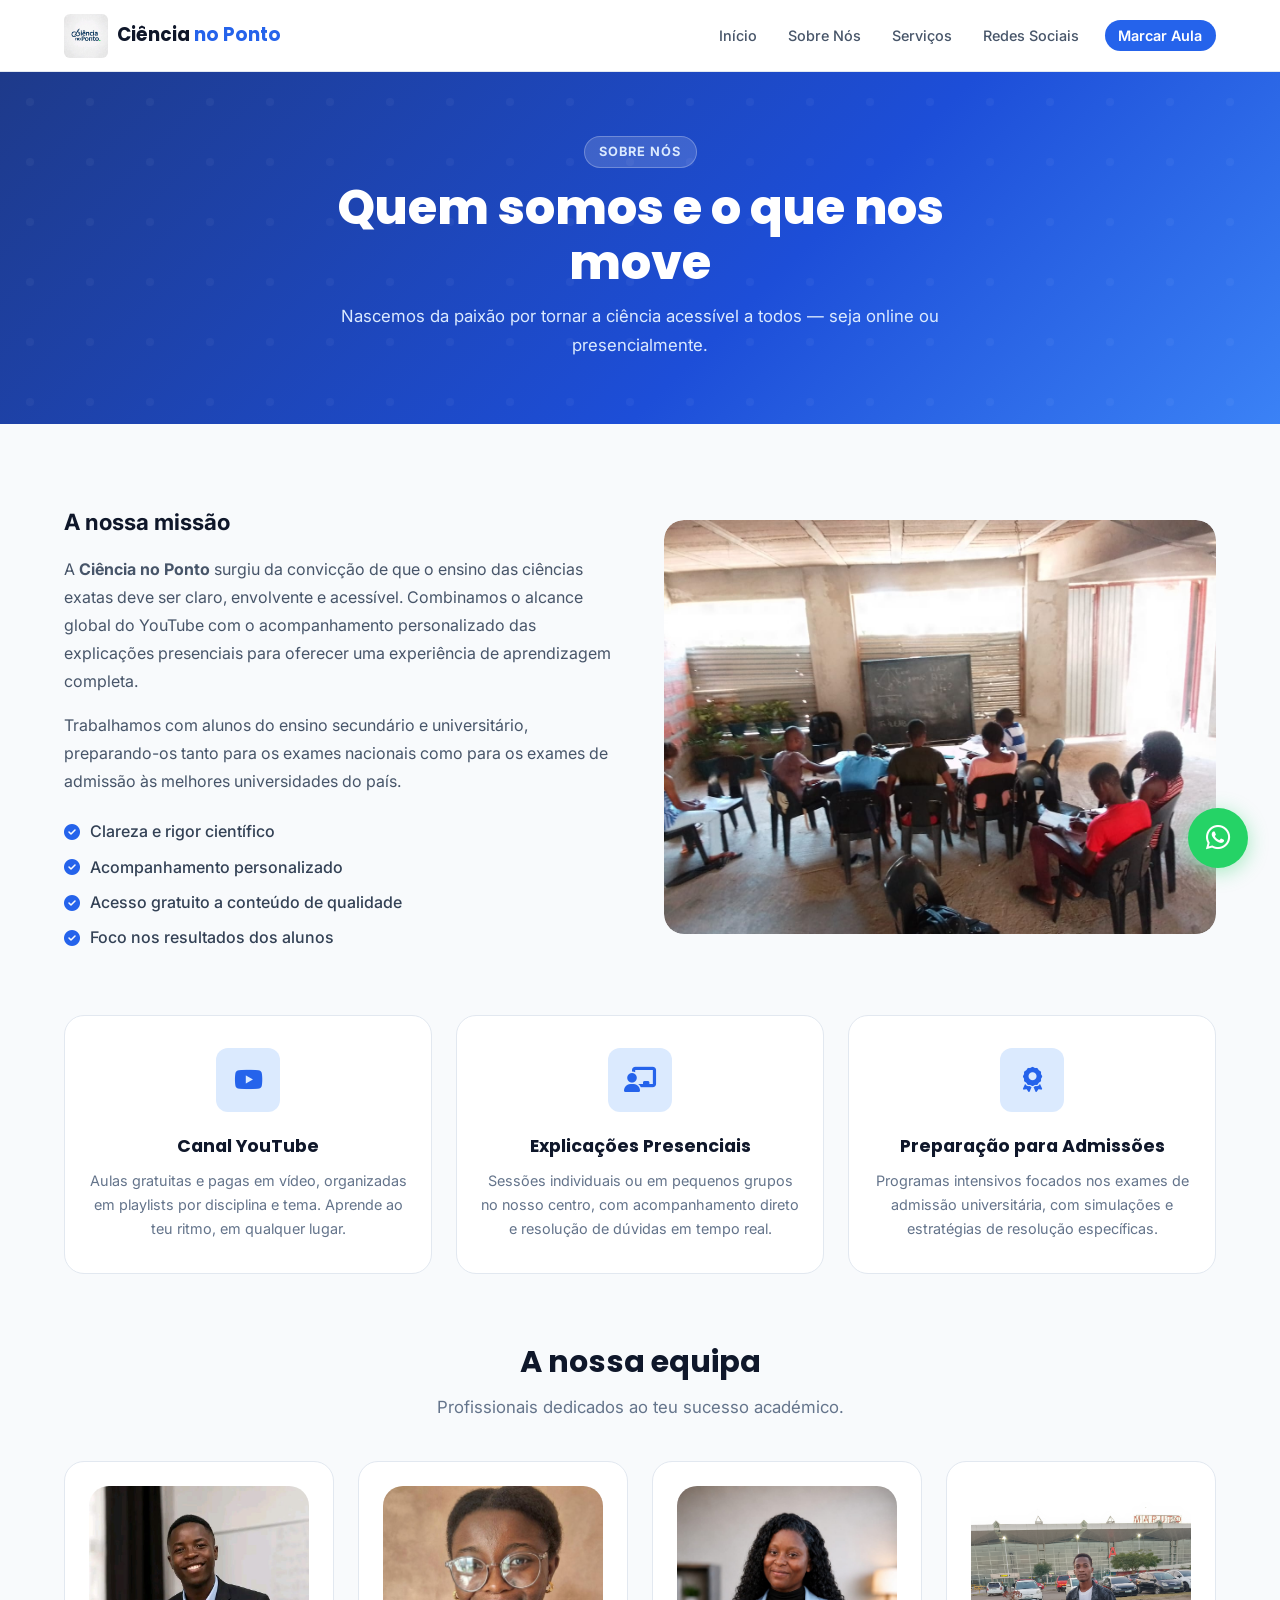
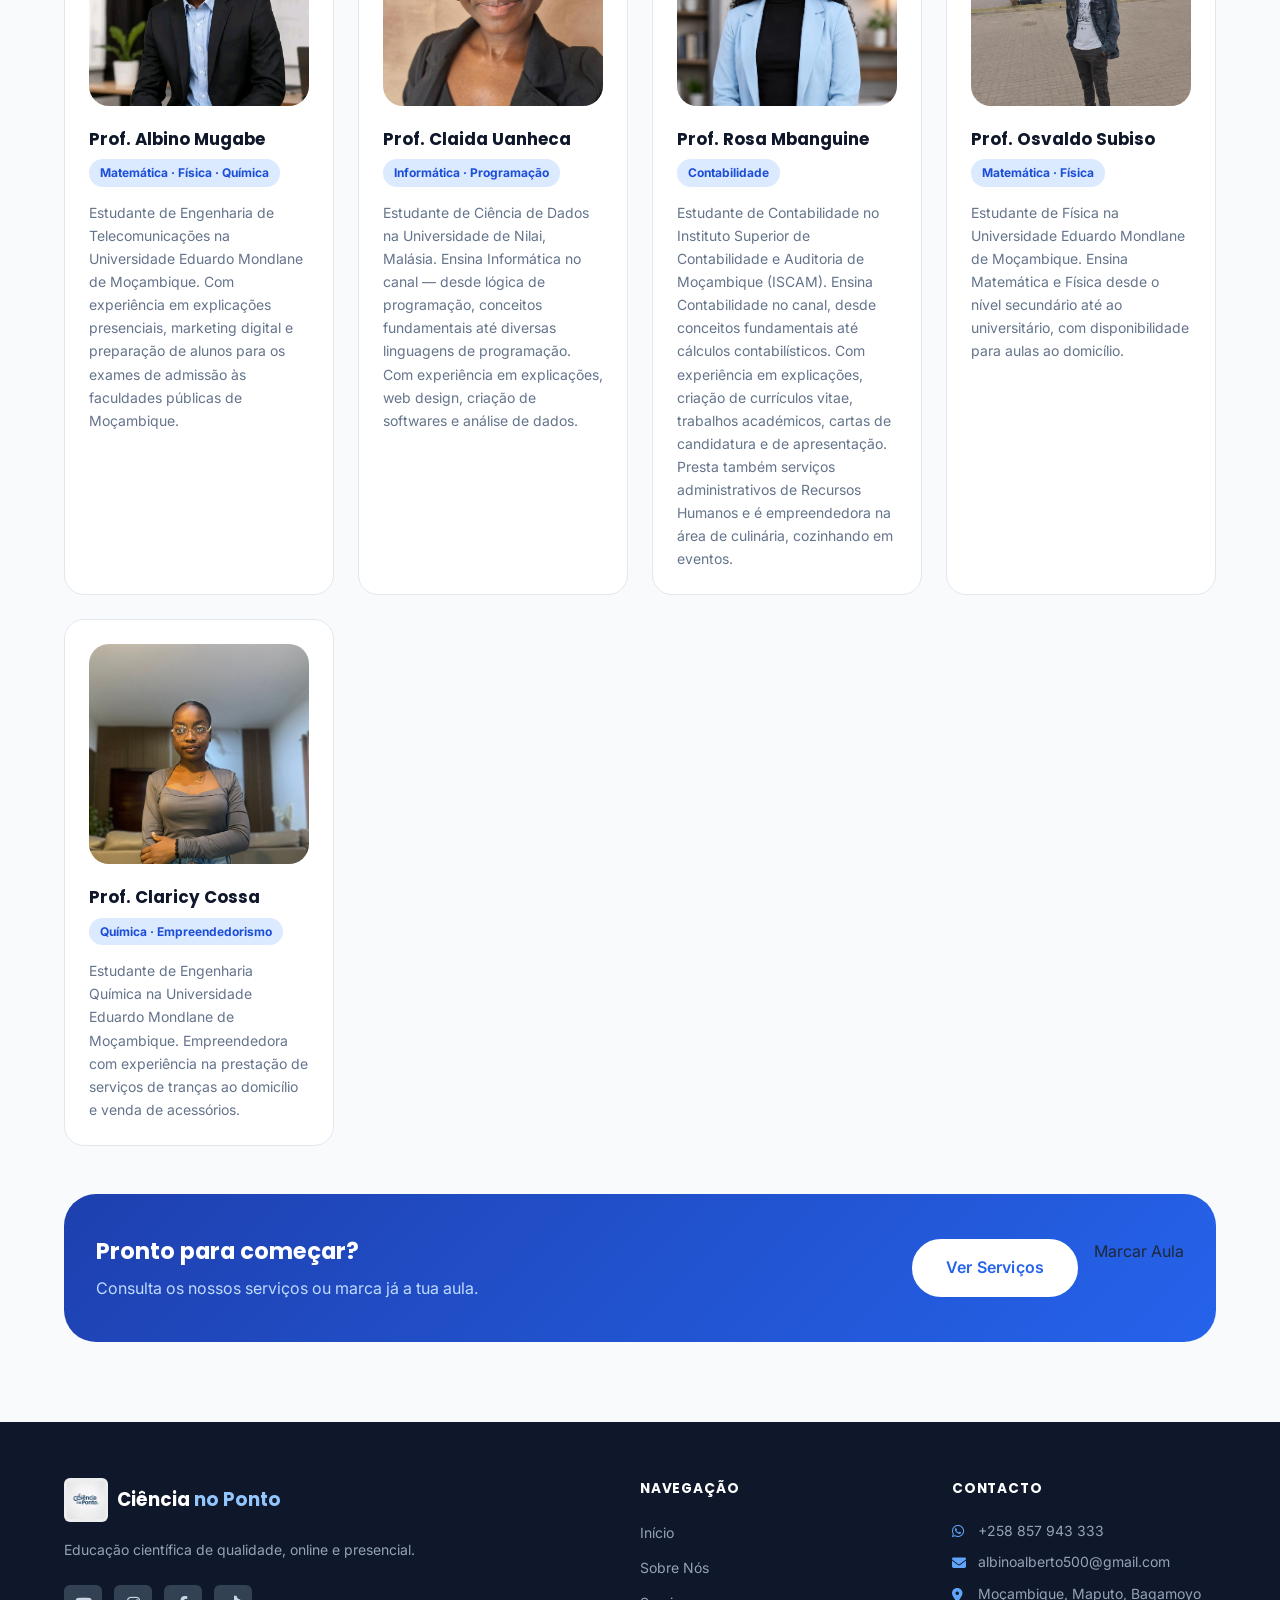
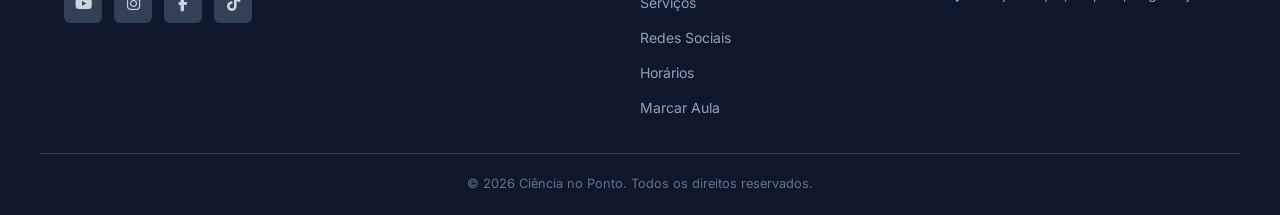
<file: sobre.html>
﻿<!DOCTYPE html>
<html lang="pt">
<head>
  <meta charset="UTF-8" />
  <meta name="viewport" content="width=device-width, initial-scale=1.0" />
  <meta name="description" content="Sobre Nós — Ciência no Ponto. Conheça a nossa missão, equipa e a história do projeto." />
  <title>Sobre Nós — Ciência no Ponto</title>
  <link rel="stylesheet" href="styles.css" />
  <link rel="preconnect" href="https://fonts.googleapis.com" />
  <link rel="preconnect" href="https://fonts.gstatic.com" crossorigin />
  <link href="https://fonts.googleapis.com/css2?family=Inter:wght@300;400;500;600;700;800&family=Poppins:wght@400;600;700;800&display=swap" rel="stylesheet" />
  <link rel="stylesheet" href="https://cdnjs.cloudflare.com/ajax/libs/font-awesome/6.5.0/css/all.min.css" />
</head>
<body>

  <header class="navbar" id="navbar">
    <div class="navbar__container">
      <a href="index.html" class="navbar__brand" aria-label="Ciência no Ponto — início">
        <img src="assets/images/1000420528.jpg" alt="Logo Ciência no Ponto" class="navbar__logo" />
        <span class="navbar__brand-text">Ciência<span class="accent"> no Ponto</span></span>
      </a>

      <button class="navbar__hamburger" id="hamburger" aria-label="Abrir menu" aria-expanded="false">
        <span></span><span></span><span></span>
      </button>

      <nav class="navbar__menu" id="nav-menu" aria-label="Navegação principal">
        <ul class="navbar__list">
          <li><a href="index.html" class="navbar__link">Início</a></li>
          <li><a href="sobre.html" class="navbar__link active">Sobre Nós</a></li>
          <li><a href="servicos.html" class="navbar__link">Serviços</a></li>
          <li><a href="redes.html" class="navbar__link">Redes Sociais</a></li>
          <li><a href="marcar-aula.html" class="navbar__link navbar__link--cta">Marcar Aula</a></li>
        </ul>
      </nav></div>
  </header>

  <main>

    <!-- Page hero banner -->
    <div class="page-banner">
      <div class="page-banner__container">
        <span class="section__badge">Sobre Nós</span>
        <h1 class="page-banner__title">Quem somos e o que nos move</h1>
        <p class="page-banner__subtitle">Nascemos da paixão por tornar a ciência acessível a todos — seja online ou presencialmente.</p>
      </div>
    </div>

    <section class="section sobre" id="sobre" aria-labelledby="sobre-title">
      <div class="container">

        <div class="sobre__intro">
          <div class="sobre__intro-text">
            <h3>A nossa missão</h3>
            <p>
              A <strong>Ciência no Ponto</strong> surgiu da convicção de que o ensino das ciências
              exatas deve ser claro, envolvente e acessível. Combinamos o alcance global do YouTube
              com o acompanhamento personalizado das explicações presenciais para oferecer uma
              experiência de aprendizagem completa.
            </p>
            <p>
              Trabalhamos com alunos do ensino secundário e universitário, preparando-os tanto
              para os exames nacionais como para os exames de admissão às melhores universidades
              do país.
            </p>
            <ul class="sobre__values">
              <li><i class="fas fa-check-circle"></i> Clareza e rigor científico</li>
              <li><i class="fas fa-check-circle"></i> Acompanhamento personalizado</li>
              <li><i class="fas fa-check-circle"></i> Acesso gratuito a conteúdo de qualidade</li>
              <li><i class="fas fa-check-circle"></i> Foco nos resultados dos alunos</li>
            </ul>
          </div>
          <div class="sobre__intro-visual">
            <img
              src="assets/images/Centro.jpg"
              alt="Sala de aula do centro de explicações Ciência no Ponto com alunos em sessão"
              class="sobre__intro-img"
              loading="lazy"
            />
          </div>
        </div>

        <div class="sobre__pillars">
          <div class="pillar">
            <div class="pillar__icon"><i class="fab fa-youtube"></i></div>
            <h3 class="pillar__title">Canal YouTube</h3>
            <p class="pillar__text">
              Aulas gratuitas e pagas em vídeo, organizadas em playlists por disciplina e tema.
              Aprende ao teu ritmo, em qualquer lugar.
            </p>
          </div>
          <div class="pillar">
            <div class="pillar__icon"><i class="fas fa-chalkboard-teacher"></i></div>
            <h3 class="pillar__title">Explicações Presenciais</h3>
            <p class="pillar__text">
              Sessões individuais ou em pequenos grupos no nosso centro, com acompanhamento
              direto e resolução de dúvidas em tempo real.
            </p>
          </div>
          <div class="pillar">
            <div class="pillar__icon"><i class="fas fa-award"></i></div>
            <h3 class="pillar__title">Preparação para Admissões</h3>
            <p class="pillar__text">
              Programas intensivos focados nos exames de admissão universitária, com simulações
              e estratégias de resolução específicas.
            </p>
          </div>
        </div>

        <div class="section__header section__header--inner">
          <h3 class="section__title--sm">A nossa equipa</h3>
          <p class="section__subtitle">Profissionais dedicados ao teu sucesso académico.</p>
        </div>

        <div class="team__grid">
          <article class="team-card">
            <div class="team-card__photo">
              <img src="assets/images/team/Albino Mugabe.jpg" alt="Prof. Albino Mugabe" class="team-card__img" loading="lazy" />
            </div>
            <div class="team-card__info">
              <h4 class="team-card__name">Prof. Albino Mugabe</h4>
              <span class="team-card__subject">Matemática · Física · Química</span>
              <p class="team-card__bio">
                Estudante de Engenharia de Telecomunicações na Universidade Eduardo Mondlane de Moçambique.
                Com experiência em explicações presenciais, marketing digital e preparação de alunos
                para os exames de admissão às faculdades públicas de Moçambique.
              </p>
            </div>
          </article>

          <article class="team-card">
            <div class="team-card__photo">
              <img src="assets/images/team/Claida Uanheca.jpg" alt="Prof. Claida Uanheca" class="team-card__img" loading="lazy" />
            </div>
            <div class="team-card__info">
              <h4 class="team-card__name">Prof. Claida Uanheca</h4>
              <span class="team-card__subject">Informática · Programação</span>
              <p class="team-card__bio">
                Estudante de Ciência de Dados na Universidade de Nilai, Malásia. Ensina Informática
                no canal — desde lógica de programação, conceitos fundamentais até diversas linguagens
                de programação. Com experiência em explicações, web design, criação de softwares e
                análise de dados.
              </p>
            </div>
          </article>

          <article class="team-card">
            <div class="team-card__photo">
              <img src="assets/images/team/Rosa Mbanguine.jpg" alt="Prof. Rosa Mbanguine" class="team-card__img" loading="lazy" />
            </div>
            <div class="team-card__info">
              <h4 class="team-card__name">Prof. Rosa Mbanguine</h4>
              <span class="team-card__subject">Contabilidade</span>
              <p class="team-card__bio">
                Estudante de Contabilidade no Instituto Superior de Contabilidade e Auditoria de
                Moçambique (ISCAM). Ensina Contabilidade no canal, desde conceitos fundamentais
                até cálculos contabilísticos. Com experiência em explicações, criação de
                currículos vitae, trabalhos académicos, cartas de candidatura e de apresentação.
                Presta também serviços administrativos de Recursos Humanos e é empreendedora
                na área de culinária, cozinhando em eventos.
              </p>
            </div>
          </article>

          <article class="team-card">
            <div class="team-card__photo">
              <img src="assets/images/team/OsvaldoCossa.jpg" alt="Prof. Osvaldo Subiso" class="team-card__img" loading="lazy" />
            </div>
            <div class="team-card__info">
              <h4 class="team-card__name">Prof. Osvaldo Subiso</h4>
              <span class="team-card__subject">Matemática · Física</span>
              <p class="team-card__bio">
                Estudante de Física na Universidade Eduardo Mondlane de Moçambique. Ensina
                Matemática e Física desde o nível secundário até ao universitário, com
                disponibilidade para aulas ao domicílio.
              </p>
            </div>
          </article>

          <article class="team-card">
            <div class="team-card__photo">
              <img src="assets/images/team/Claricy.jpg" alt="Prof. Claricy Cossa" class="team-card__img" loading="lazy" />
            </div>
            <div class="team-card__info">
              <h4 class="team-card__name">Prof. Claricy Cossa</h4>
              <span class="team-card__subject">Química · Empreendedorismo</span>
              <p class="team-card__bio">
                Estudante de Engenharia Química na Universidade Eduardo Mondlane de Moçambique.
                Empreendedora com experiência na prestação de serviços de tranças ao domicílio
                e venda de acessórios.
              </p>
            </div>
          </article>
        </div>

        <!-- CTA -->
        <div class="cta-banner" style="margin-top:3rem;">
          <div class="cta-banner__content">
            <h3>Pronto para começar?</h3>
            <p>Consulta os nossos serviços ou marca já a tua aula.</p>
          </div>
          <div style="display:flex;gap:1rem;flex-wrap:wrap;">
            <a href="servicos.html" class="btn btn--primary btn--lg">Ver Serviços</a>
            <a href="marcar-aula.html">Marcar Aula</a>
          </div>
        </div>

      </div>
    </section>
  </main>

  <footer class="footer">
    <div class="footer__container">
      <div class="footer__brand">
        <a href="index.html" class="navbar__brand footer__brand-link" aria-label="Ciência no Ponto">
          <img src="assets/images/1000420528.jpg" alt="Logo Ciência no Ponto" class="navbar__logo navbar__logo--footer" />
          <span class="navbar__brand-text">Ciência<span class="accent"> no Ponto</span></span>
        </a>
        <p>Educação científica de qualidade, online e presencial.</p>
        <div class="footer__socials">
          <a href="https://www.youtube.com/@AlbinoAlberto-jm5zz" target="_blank" rel="noopener noreferrer" aria-label="YouTube"><i class="fab fa-youtube"></i></a>
          <a href="https://www.instagram.com/cien_cianoponto3?igsh=NXdtbTJ2azNxZTk3" target="_blank" rel="noopener noreferrer" aria-label="Instagram"><i class="fab fa-instagram"></i></a>
          <a href="https://www.facebook.com/profile.php?id=61561754653586" target="_blank" rel="noopener noreferrer" aria-label="Facebook"><i class="fab fa-facebook-f"></i></a>
          <a href="https://www.tiktok.com/@ciencia.no.ponto" target="_blank" rel="noopener noreferrer" aria-label="TikTok"><i class="fab fa-tiktok"></i></a>
        </div>
      </div>
      <nav class="footer__nav" aria-label="Mapa do site">
        <h4>Navegação</h4>
        <ul>
          <li><a href="index.html">Início</a></li>
          <li><a href="sobre.html">Sobre Nós</a></li>
          <li><a href="servicos.html">Serviços</a></li>
          <li><a href="redes.html">Redes Sociais</a></li>
          <li><a href="marcar-aula.html#horarios">Horários</a></li>
          <li><a href="marcar-aula.html">Marcar Aula</a></li>
        </ul>
      </nav>
      <div class="footer__contact">
        <h4>Contacto</h4>
        <p><i class="fab fa-whatsapp"></i> +258 857 943 333</p>
        <p><i class="fas fa-envelope"></i> albinoalberto500@gmail.com</p>
        <p><i class="fas fa-map-marker-alt"></i> Moçambique, Maputo, Bagamoyo</p>
      </div>
    </div>
    <div class="footer__bottom">
      <p>&copy; 2026 Ciência no Ponto. Todos os direitos reservados.</p>
    </div>
  </footer>

  <a href="https://wa.me/258857943333?text=Olá!%20Vim%20pelo%20website%20e%20gostaria%20de%20mais%20informações."
    target="_blank" rel="noopener noreferrer"
    class="whatsapp-float" id="whatsappFloat"
    aria-label="Abrir conversa no WhatsApp">
    <i class="fab fa-whatsapp"></i>
    <span class="whatsapp-float__tooltip">Fala connosco!</span>
  </a>

  <button class="back-to-top" id="backToTop" aria-label="Voltar ao topo">
    <i class="fas fa-chevron-up"></i>
  </button>
  <script src="script.js"></script>
</body>
</html>
</file>
<file: styles.css>
/* ═══════════════════════════════════════════════════════════════
   CIÊNCIA NO PONTO — styles.css
   Paleta: Azul primário + brancos/cinzentos + acentos vibrantes
   ═══════════════════════════════════════════════════════════════ */

/* ─── Custom Properties ─────────────────────────────────────── */
:root {
  /* Blues */
  --blue-50:  #eff6ff;
  --blue-100: #dbeafe;
  --blue-200: #bfdbfe;
  --blue-300: #93c5fd;
  --blue-400: #60a5fa;
  --blue-500: #3b82f6;
  --blue-600: #2563eb;
  --blue-700: #1d4ed8;
  --blue-800: #1e40af;
  --blue-900: #1e3a8a;

  /* Primary */
  --primary:       var(--blue-600);
  --primary-dark:  var(--blue-700);
  --primary-light: var(--blue-400);
  --primary-bg:    var(--blue-50);

  /* Neutrals */
  --white:     #ffffff;
  --gray-50:   #f8fafc;
  --gray-100:  #f1f5f9;
  --gray-200:  #e2e8f0;
  --gray-300:  #cbd5e1;
  --gray-400:  #94a3b8;
  --gray-500:  #64748b;
  --gray-600:  #475569;
  --gray-700:  #334155;
  --gray-800:  #1e293b;
  --gray-900:  #0f172a;

  /* Accent colours per subject */
  --mat-color: #2563eb;   /* blue */
  --fis-color: #7c3aed;   /* violet */
  --fis-light: #8b5cf6;
  --qui-color: #059669;   /* green */
  --qui-dark:  #065f46;
  --qui-light: #10b981;
  --inf-color: #d97706;   /* amber */
  --inf-dark:  #92400e;
  --inf-light: #f59e0b;
  --cont-color: #db2777;  /* pink */
  --cont-dark:  #9d174d;
  --cont-light: #ec4899;
  --adm-color:  #ea580c;  /* orange */
  --adm-dark:   #c2410c;
  --adm-light:  #f97316;

  /* Social */
  --yt-color: #ff0000;
  --ig-color: #e1306c;
  --fb-color: #1877f2;
  --tt-color: #010101;
  --wa-color: #25d366;

  /* Semantic */
  --success: #16a34a;
  --error:   #dc2626;

  /* Typography */
  --font-body:    'Inter', system-ui, sans-serif;
  --font-heading: 'Poppins', system-ui, sans-serif;

  /* Sizes */
  --nav-h: 72px;
  --radius-sm:  6px;
  --radius-md:  12px;
  --radius-lg:  20px;
  --radius-xl:  32px;
  --radius-full: 9999px;

  /* Shadows */
  --shadow-sm:  0 1px 3px rgba(0,0,0,.08), 0 1px 2px rgba(0,0,0,.06);
  --shadow-md:  0 4px 6px rgba(0,0,0,.07), 0 2px 4px rgba(0,0,0,.06);
  --shadow-lg:  0 10px 15px rgba(0,0,0,.08), 0 4px 6px rgba(0,0,0,.05);
  --shadow-xl:  0 20px 25px rgba(0,0,0,.10), 0 8px 10px rgba(0,0,0,.06);
  --shadow-blue: 0 4px 20px rgba(37,99,235,.25);

  /* Transitions */
  --transition: .25s cubic-bezier(.4,0,.2,1);
  --transition-slow: .4s cubic-bezier(.4,0,.2,1);
}

/* ─── Reset & Base ───────────────────────────────────────────── */
*, *::before, *::after { box-sizing: border-box; margin: 0; padding: 0; }

html {
  scroll-behavior: smooth;
  font-size: 16px;
  -webkit-text-size-adjust: 100%;
}

body {
  font-family: var(--font-body);
  color: var(--gray-800);
  background: var(--white);
  line-height: 1.6;
  overflow-x: hidden;
}

img, svg { display: block; max-width: 100%; }
a { color: inherit; text-decoration: none; }
ul, ol { list-style: none; }
button { cursor: pointer; border: none; background: none; font-family: inherit; }
input, select, textarea { font-family: inherit; }

/* ─── Utility ────────────────────────────────────────────────── */
.sr-only {
  position: absolute; width: 1px; height: 1px;
  padding: 0; margin: -1px; overflow: hidden;
  clip: rect(0,0,0,0); white-space: nowrap; border: 0;
}

.container {
  width: 100%;
  max-width: 1200px;
  margin-inline: auto;
  padding-inline: 1.5rem;
}

.accent { color: var(--primary); }

/* ─── Buttons ────────────────────────────────────────────────── */
.btn {
  display: inline-flex;
  align-items: center;
  gap: .5rem;
  padding: .75rem 1.5rem;
  border-radius: var(--radius-full);
  font-size: .925rem;
  font-weight: 600;
  font-family: var(--font-body);
  letter-spacing: .01em;
  transition: background var(--transition), color var(--transition),
              border-color var(--transition), transform var(--transition),
              box-shadow var(--transition);
  white-space: nowrap;
  cursor: pointer;
  border: 2px solid transparent;
}
.btn:focus-visible {
  outline: 3px solid var(--primary-light);
  outline-offset: 2px;
}
.btn:active { transform: scale(.97); }

.btn--primary {
  background: var(--primary);
  color: var(--white);
  border-color: var(--primary);
}
.btn--primary:hover {
  background: var(--primary-dark);
  border-color: var(--primary-dark);
  box-shadow: var(--shadow-blue);
  transform: translateY(-2px);
}

.btn--outline {
  background: transparent;
  color: var(--primary);
  border-color: var(--primary);
}
.btn--outline:hover {
  background: var(--primary);
  color: var(--white);
  transform: translateY(-2px);
}

.btn--whatsapp {
  background: var(--wa-color);
  color: var(--white);
  border-color: var(--wa-color);
}
.btn--whatsapp:hover {
  background: #1ebe57;
  border-color: #1ebe57;
  transform: translateY(-2px);
}

.btn--sm  { padding: .5rem 1.1rem; font-size: .85rem; }
.btn--lg  { padding: .9rem 2rem; font-size: 1rem; }
.btn--full { width: 100%; justify-content: center; }

/* ─── Section layout helpers ─────────────────────────────────── */
.section {
  padding-block: 5rem;
}
.section:nth-child(even) { background: var(--gray-50); }

.section__header {
  text-align: center;
  margin-bottom: 3.5rem;
}
.section__header--inner {
  margin-top: 4rem;
  margin-bottom: 2.5rem;
}

.section__badge {
  display: inline-block;
  padding: .3rem .9rem;
  background: var(--blue-100);
  color: var(--blue-700);
  border-radius: var(--radius-full);
  font-size: .8rem;
  font-weight: 700;
  letter-spacing: .08em;
  text-transform: uppercase;
  margin-bottom: .75rem;
}

.section__title {
  font-family: var(--font-heading);
  font-size: clamp(1.75rem, 4vw, 2.5rem);
  font-weight: 700;
  color: var(--gray-900);
  line-height: 1.2;
  margin-bottom: .75rem;
}

.section__title--sm {
  font-family: var(--font-heading);
  font-size: clamp(1.4rem, 3vw, 1.9rem);
  font-weight: 700;
  color: var(--gray-900);
  margin-bottom: .5rem;
}

.section__subtitle {
  font-size: 1.05rem;
  color: var(--gray-500);
  max-width: 600px;
  margin-inline: auto;
}

/* ─── Image placeholders ─────────────────────────────────────── */
.img-placeholder {
  display: flex;
  flex-direction: column;
  align-items: center;
  justify-content: center;
  gap: .75rem;
  background: var(--blue-50);
  border: 2px dashed var(--blue-200);
  border-radius: var(--radius-md);
  color: var(--blue-400);
  font-size: .85rem;
  text-align: center;
  padding: 1.5rem;
}
.img-placeholder i { font-size: 2.5rem; opacity: .6; }
.img-placeholder--large { width: 100%; min-height: 320px; }
.img-placeholder--avatar {
  width: 100%;
  aspect-ratio: 1;
  border-radius: var(--radius-lg);
}
.img-placeholder--avatar i { font-size: 3rem; }

/* ════════════════════════════════════════════════════════════════
   NAVBAR
════════════════════════════════════════════════════════════════ */
.navbar {
  position: fixed;
  top: 0; left: 0; right: 0;
  height: var(--nav-h);
  background: rgba(255,255,255,.92);
  backdrop-filter: blur(12px);
  -webkit-backdrop-filter: blur(12px);
  border-bottom: 1px solid var(--gray-200);
  z-index: 1000;
  transition: box-shadow var(--transition), background var(--transition);
}
.navbar.scrolled {
  box-shadow: var(--shadow-md);
  background: rgba(255,255,255,.98);
}

.navbar__container {
  max-width: 1200px;
  height: 100%;
  margin-inline: auto;
  padding-inline: 1.5rem;
  display: flex;
  align-items: center;
  justify-content: space-between;
  gap: 1rem;
}

.navbar__brand {
  display: flex;
  align-items: center;
  gap: .55rem;
  flex-shrink: 0;
  text-decoration: none;
}

/* Texto "Ciência no Ponto" ao lado do logo */
.navbar__brand-text {
  font-family: var(--font-heading);
  font-size: 1.15rem;
  font-weight: 700;
  color: var(--gray-900);
  line-height: 1.2;
  white-space: nowrap;
}

.navbar__brand-icon {
  width: 38px; height: 38px;
  background: var(--primary);
  color: var(--white);
  border-radius: var(--radius-sm);
  display: flex; align-items: center; justify-content: center;
  font-size: 1rem;
}

/* ─── Logo image ─────────────────────────────────────────────── */
.navbar__logo {
  height: 44px;
  width: 44px;
  object-fit: cover;
  object-position: center;
  display: block;
  border-radius: var(--radius-sm);
  flex-shrink: 0;
}

/* No footer o fundo é escuro — pill branca atrás do logo */
.navbar__logo--footer {
  height: 44px;
  width: 44px;
  object-fit: cover;
  object-position: center;
  display: block;
  border-radius: var(--radius-sm);
  background: rgba(255, 255, 255, 0.92);
  padding: 3px;
  flex-shrink: 0;
}

.navbar__list {
  display: flex;
  align-items: center;
  gap: .25rem;
}

.navbar__link {
  padding: .45rem .85rem;
  border-radius: var(--radius-full);
  font-size: .9rem;
  font-weight: 500;
  color: var(--gray-600);
  transition: color var(--transition), background var(--transition);
}
.navbar__link:hover,
.navbar__link.active {
  color: var(--primary);
  background: var(--blue-50);
}

.navbar__link--cta {
  background: var(--primary);
  color: var(--white) !important;
  font-weight: 600;
  margin-left: .5rem;
}
.navbar__link--cta:hover {
  background: var(--primary-dark) !important;
  color: var(--white) !important;
}

/* Hamburger */
.navbar__hamburger {
  display: none;
  flex-direction: column;
  justify-content: center;
  align-items: center;
  gap: 5px;
  width: 40px; height: 40px;
  border-radius: var(--radius-sm);
  flex-shrink: 0;
}
.navbar__hamburger span {
  display: block;
  width: 22px; height: 2px;
  background: var(--gray-700);
  border-radius: 2px;
  transition: transform var(--transition), opacity var(--transition), width var(--transition);
}
.navbar__hamburger.open span:nth-child(1) { transform: translateY(7px) rotate(45deg); }
.navbar__hamburger.open span:nth-child(2) { opacity: 0; width: 0; }
.navbar__hamburger.open span:nth-child(3) { transform: translateY(-7px) rotate(-45deg); }

/* ════════════════════════════════════════════════════════════════
   HERO
════════════════════════════════════════════════════════════════ */
.hero {
  position: relative;
  min-height: 100vh;
  display: flex;
  align-items: center;
  padding-top: var(--nav-h);
  background: linear-gradient(135deg, var(--blue-900) 0%, var(--blue-700) 50%, var(--blue-500) 100%);
  overflow: hidden;
}

.hero__bg-shapes { position: absolute; inset: 0; pointer-events: none; }
.shape {
  position: absolute;
  border-radius: 50%;
  background: rgba(255,255,255,.05);
}
.shape--1 { width: 600px; height: 600px; top: -200px; right: -200px; }
.shape--2 { width: 400px; height: 400px; bottom: -150px; left: -150px; }
.shape--3 { width: 300px; height: 300px; top: 40%; left: 35%; opacity: .5; }

.hero__container {
  position: relative;
  z-index: 1;
  max-width: 1200px;
  margin-inline: auto;
  padding-inline: 1.5rem;
  padding-block: 5rem 4rem;
  display: grid;
  grid-template-columns: 1fr 1fr;
  gap: 4rem;
  align-items: center;
}

.hero__badge {
  display: inline-block;
  padding: .35rem 1rem;
  background: rgba(255,255,255,.15);
  border: 1px solid rgba(255,255,255,.3);
  border-radius: var(--radius-full);
  color: var(--blue-100);
  font-size: .8rem;
  font-weight: 600;
  letter-spacing: .06em;
  text-transform: uppercase;
  margin-bottom: 1.25rem;
}

.hero__title {
  font-family: var(--font-heading);
  font-size: clamp(2.5rem, 6vw, 4rem);
  font-weight: 800;
  color: var(--white);
  line-height: 1.1;
  margin-bottom: 1.25rem;
}
.hero__title .accent { color: var(--blue-200); }

.hero__subtitle {
  font-size: clamp(.95rem, 1.5vw, 1.1rem);
  color: var(--blue-100);
  line-height: 1.7;
  margin-bottom: 2rem;
  max-width: 520px;
}

.hero__actions {
  display: flex;
  flex-wrap: wrap;
  gap: 1rem;
  margin-bottom: 3rem;
}
.hero__actions .btn--primary {
  background: var(--white);
  color: var(--primary);
  border-color: var(--white);
}
.hero__actions .btn--primary:hover {
  background: var(--blue-50);
  border-color: var(--blue-50);
}
.hero__actions .btn--outline {
  color: var(--white);
  border-color: rgba(255,255,255,.6);
}
.hero__actions .btn--outline:hover {
  background: rgba(255,255,255,.15);
  border-color: var(--white);
  color: var(--white);
}

.hero__stats {
  display: flex;
  gap: 2rem;
  flex-wrap: wrap;
}
.hero__stat {
  display: flex;
  flex-direction: column;
}
.hero__stat strong {
  font-family: var(--font-heading);
  font-size: 1.75rem;
  font-weight: 800;
  color: var(--white);
  line-height: 1;
}
.hero__stat span {
  font-size: .8rem;
  color: var(--blue-200);
  margin-top: .2rem;
}

/* Hero visual */
.hero__visual {
  position: relative;
  display: flex;
  align-items: center;
  justify-content: center;
}

.hero__image-wrapper {
  width: 100%;
  max-width: 420px;
  aspect-ratio: 4/3;
  border-radius: var(--radius-xl);
  overflow: hidden;
  box-shadow: var(--shadow-xl);
  border: 3px solid rgba(255,255,255,.2);
}

.hero__image-placeholder {
  width: 100%; height: 100%;
  display: flex;
  flex-direction: column;
  align-items: center;
  justify-content: center;
  gap: .75rem;
  background: rgba(255,255,255,.1);
  color: rgba(255,255,255,.7);
  font-size: .9rem;
  text-align: center;
  padding: 1.5rem;
}
.hero__image-placeholder i { font-size: 3.5rem; }

.hero__floating-card {
  position: absolute;
  padding: .55rem 1rem;
  background: var(--white);
  border-radius: var(--radius-full);
  font-size: .8rem;
  font-weight: 700;
  color: var(--gray-800);
  box-shadow: var(--shadow-lg);
  display: flex;
  align-items: center;
  gap: .4rem;
  animation: float 3s ease-in-out infinite;
}
.hero__floating-card i { color: var(--primary); }
.hero__floating-card--1 { top: 10%; left: -10%; animation-delay: 0s; }
.hero__floating-card--2 { top: 15%; right: -8%; animation-delay: .5s; }
.hero__floating-card--3 { bottom: 20%; left: -12%; animation-delay: 1s; }
.hero__floating-card--4 { bottom: 10%; right: -5%; animation-delay: 1.5s; }

@keyframes float {
  0%, 100% { transform: translateY(0); }
  50%       { transform: translateY(-8px); }
}

/* ════════════════════════════════════════════════════════════════
   SOBRE NÓS
════════════════════════════════════════════════════════════════ */
.sobre__intro {
  display: grid;
  grid-template-columns: 1fr 1fr;
  gap: 3rem;
  align-items: center;
  margin-bottom: 4rem;
}

.sobre__intro-visual {
  border-radius: var(--radius-lg);
  overflow: hidden;
}

.sobre__intro-img {
  width: 100%;
  height: 100%;
  min-height: 320px;
  object-fit: cover;
  object-position: center;
  border-radius: var(--radius-lg);
  display: block;
  box-shadow: var(--shadow-lg);
}

.sobre__intro-text h3 {
  font-size: 1.4rem;
  font-weight: 700;
  color: var(--gray-900);
  margin-bottom: 1rem;
}
.sobre__intro-text p {
  color: var(--gray-600);
  line-height: 1.75;
  margin-bottom: 1rem;
}

.sobre__values {
  display: flex;
  flex-direction: column;
  gap: .6rem;
  margin-top: 1.5rem;
}
.sobre__values li {
  display: flex;
  align-items: center;
  gap: .6rem;
  color: var(--gray-700);
  font-weight: 500;
}
.sobre__values li i { color: var(--primary); flex-shrink: 0; }

/* Pillars */
.sobre__pillars {
  display: grid;
  grid-template-columns: repeat(3, 1fr);
  gap: 1.5rem;
  margin-bottom: 4rem;
}

.pillar {
  background: var(--white);
  border: 1px solid var(--gray-200);
  border-radius: var(--radius-lg);
  padding: 2rem 1.5rem;
  text-align: center;
  transition: box-shadow var(--transition), transform var(--transition);
}
.pillar:hover { box-shadow: var(--shadow-lg); transform: translateY(-4px); }

.pillar__icon {
  width: 64px; height: 64px;
  background: var(--blue-100);
  color: var(--primary);
  border-radius: var(--radius-md);
  display: flex; align-items: center; justify-content: center;
  font-size: 1.6rem;
  margin: 0 auto 1.25rem;
}
.pillar__title {
  font-family: var(--font-heading);
  font-size: 1.1rem;
  font-weight: 700;
  color: var(--gray-900);
  margin-bottom: .6rem;
}
.pillar__text { font-size: .9rem; color: var(--gray-500); line-height: 1.65; }

/* Team */
/* ═══════════════════════════════════════════════════════════════
   TEAM CARDS — alinhamento uniforme
═══════════════════════════════════════════════════════════════ */
.team__grid {
  display: grid;
  grid-template-columns: repeat(auto-fill, minmax(260px, 1fr));
  gap: 1.5rem;
  align-items: stretch;
}

.team-card {
  background: var(--white);
  border: 1px solid var(--gray-200);
  border-radius: var(--radius-lg);
  overflow: hidden;
  transition: box-shadow var(--transition), transform var(--transition);
  display: flex;
  flex-direction: column;
}
.team-card:hover { box-shadow: var(--shadow-lg); transform: translateY(-4px); }

.team-card__photo {
  padding: 1.5rem 1.5rem 0;
  flex-shrink: 0;
}

.team-card__img {
  width: 100%;
  aspect-ratio: 1;
  object-fit: cover;
  object-position: top center;
  border-radius: var(--radius-lg);
  display: block;
}

.team-card__info {
  padding: 1.25rem 1.5rem 1.5rem;
  display: flex;
  flex-direction: column;
  flex: 1;
}

.team-card__name {
  font-family: var(--font-heading);
  font-size: 1.05rem;
  font-weight: 700;
  color: var(--gray-900);
  margin-bottom: .4rem;
}

.team-card__subject {
  display: inline-block;
  padding: .25rem .7rem;
  background: var(--blue-100);
  color: var(--blue-700);
  border-radius: var(--radius-full);
  font-size: .75rem;
  font-weight: 700;
  margin-bottom: .9rem;
  align-self: flex-start;
}

.team-card__bio {
  font-size: .875rem;
  color: var(--gray-500);
  line-height: 1.65;
  flex: 1;
}

/* ════════════════════════════════════════════════════════════════
   SERVIÇOS
════════════════════════════════════════════════════════════════ */
.disciplinas__grid {
  display: grid;
  grid-template-columns: repeat(auto-fill, minmax(250px, 1fr));
  gap: 1.5rem;
  margin-bottom: 4rem;
}

.disciplina-card {
  background: var(--white);
  border: 1px solid var(--gray-200);
  border-radius: var(--radius-lg);
  overflow: hidden;
  transition: box-shadow var(--transition), transform var(--transition);
}
.disciplina-card:hover { box-shadow: var(--shadow-xl); transform: translateY(-6px); }

.disciplina-card__header {
  padding: 2rem 1.5rem 1.5rem;
  display: flex;
  flex-direction: column;
  align-items: flex-start;
  gap: .75rem;
  color: var(--white);
}
.disciplina-card__header--mat { background: linear-gradient(135deg, var(--blue-700), var(--blue-500)); }
.disciplina-card__header--fis { background: linear-gradient(135deg, #6d28d9, #8b5cf6); }
.disciplina-card__header--qui { background: linear-gradient(135deg, #065f46, #10b981); }
.disciplina-card__header--inf { background: linear-gradient(135deg, #92400e, #f59e0b); }
.disciplina-card__header--cont { background: linear-gradient(135deg, #9d174d, #ec4899); }

.disciplina-card__icon { font-size: 2rem; }
.disciplina-card__title {
  font-family: var(--font-heading);
  font-size: 1.2rem;
  font-weight: 700;
}

.disciplina-card__body { padding: 1.5rem; }

.disciplina-card__list {
  display: flex;
  flex-direction: column;
  gap: .55rem;
  margin-bottom: 1.5rem;
}
.disciplina-card__list li {
  display: flex;
  align-items: center;
  gap: .6rem;
  font-size: .875rem;
  color: var(--gray-600);
}
.disciplina-card__list li i { color: var(--primary); width: 16px; flex-shrink: 0; }

.disciplina-card__actions {
  display: flex;
  gap: .75rem;
  flex-wrap: wrap;
}

/* Planos */
.planos__grid {
  display: grid;
  grid-template-columns: repeat(auto-fill, minmax(280px, 1fr));
  gap: 1.5rem;
  margin-bottom: 3rem;
}

.plano-card {
  background: var(--white);
  border: 2px solid var(--gray-200);
  border-radius: var(--radius-lg);
  padding: 2rem;
  display: flex;
  flex-direction: column;
  gap: 1.25rem;
  transition: box-shadow var(--transition), transform var(--transition);
  position: relative;
}
.plano-card:hover { box-shadow: var(--shadow-lg); transform: translateY(-4px); }

.plano-card--featured {
  border-color: var(--primary);
  background: linear-gradient(to bottom, var(--blue-50), var(--white));
}

.plano-card__badge {
  display: inline-block;
  padding: .25rem .75rem;
  background: var(--blue-100);
  color: var(--blue-700);
  border-radius: var(--radius-full);
  font-size: .75rem;
  font-weight: 700;
  letter-spacing: .04em;
  text-transform: uppercase;
  width: fit-content;
}
.plano-card__badge--popular {
  background: var(--primary);
  color: var(--white);
}

.plano-card__name {
  font-family: var(--font-heading);
  font-size: 1.15rem;
  font-weight: 700;
  color: var(--gray-900);
}

.plano-card__price { display: flex; align-items: baseline; gap: .3rem; }
.price-value {
  font-family: var(--font-heading);
  font-size: 2rem;
  font-weight: 800;
  color: var(--primary);
}
.price-period { font-size: .875rem; color: var(--gray-500); }

.plano-card__features {
  display: flex;
  flex-direction: column;
  gap: .6rem;
  flex: 1;
}
.plano-card__features li {
  display: flex;
  align-items: center;
  gap: .6rem;
  font-size: .875rem;
  color: var(--gray-700);
}
.plano-card__features li i { flex-shrink: 0; }
.plano-card__features li i.fa-check { color: var(--success); }
.plano-card__features li i.fa-times { color: var(--gray-400); }
.plano-card__features li.inactive { color: var(--gray-400); }

/* CTA Banner */
.cta-banner {
  background: linear-gradient(135deg, var(--blue-800), var(--blue-600));
  border-radius: var(--radius-xl);
  padding: 2.5rem 2rem;
  display: flex;
  align-items: center;
  justify-content: space-between;
  gap: 2rem;
  flex-wrap: wrap;
}
.cta-banner__content h3 {
  font-family: var(--font-heading);
  font-size: 1.4rem;
  font-weight: 700;
  color: var(--white);
  margin-bottom: .4rem;
}
.cta-banner__content p { color: var(--blue-200); }
.cta-banner .btn--primary {
  background: var(--white);
  color: var(--primary);
  border-color: var(--white);
  flex-shrink: 0;
}
.cta-banner .btn--primary:hover { background: var(--blue-50); border-color: var(--blue-50); }

/* ════════════════════════════════════════════════════════════════
   HORÁRIOS
════════════════════════════════════════════════════════════════ */
.horarios__wrapper { margin-bottom: 3rem; }

.horarios__table-container {
  overflow-x: auto;
  border-radius: var(--radius-lg);
  box-shadow: var(--shadow-md);
  border: 1px solid var(--gray-200);
  margin-bottom: 1rem;
}

.horarios__table {
  width: 100%;
  border-collapse: collapse;
  min-width: 600px;
  background: var(--white);
  font-size: .875rem;
}

.horarios__table thead tr {
  background: linear-gradient(135deg, var(--blue-700), var(--blue-600));
  color: var(--white);
}
.horarios__table thead th {
  padding: 1rem .75rem;
  font-weight: 600;
  text-align: center;
  line-height: 1.5;
}
.horarios__table thead th:first-child { text-align: left; min-width: 160px; }

.horarios__table tbody tr { border-bottom: 1px solid var(--gray-100); }
.horarios__table tbody tr:last-child { border-bottom: none; }
.horarios__table tbody tr:hover { background: var(--blue-50); }

.horarios__table tbody th {
  padding: .9rem .75rem;
  text-align: left;
  font-weight: 600;
  color: var(--gray-700);
  background: var(--gray-50);
  border-right: 1px solid var(--gray-200);
}
.horarios__table tbody th small { font-weight: 400; color: var(--gray-500); }

.slot {
  padding: .7rem .5rem;
  text-align: center;
  font-size: .8rem;
  font-weight: 600;
  border-right: 1px solid var(--gray-100);
}
.slot:last-child { border-right: none; }

.slot--available {
  color: var(--success);
  background: rgba(22, 163, 74, .06);
}
.slot--closed {
  color: var(--gray-400);
  background: var(--gray-50);
}
.slot--full {
  text-align: center;
  font-style: italic;
  padding: .9rem;
}

.horarios__legend {
  display: flex;
  gap: 1.5rem;
  flex-wrap: wrap;
}
.legend-item {
  display: flex;
  align-items: center;
  gap: .5rem;
  font-size: .85rem;
  color: var(--gray-600);
}
.legend-dot {
  width: 12px; height: 12px;
  border-radius: 50%;
}
.legend-dot--available { background: var(--success); }
.legend-dot--closed    { background: var(--gray-300); }

/* Horários extra */
.horarios__extra {
  display: grid;
  grid-template-columns: 1fr 1fr;
  gap: 1.5rem;
}

.note-card, .location-card {
  display: flex;
  gap: 1.25rem;
  background: var(--white);
  border: 1px solid var(--gray-200);
  border-radius: var(--radius-lg);
  padding: 1.75rem;
  height: 100%;
}
.note-card { border-left: 4px solid var(--wa-color); }
.location-card { border-left: 4px solid var(--primary); }

.note-card__icon, .location-card__icon {
  font-size: 1.75rem;
  flex-shrink: 0;
  margin-top: .1rem;
}
.note-card__icon { color: var(--wa-color); }
.location-card__icon { color: var(--primary); }

.note-card h4, .location-card h4 {
  font-family: var(--font-heading);
  font-size: 1rem;
  font-weight: 700;
  color: var(--gray-900);
  margin-bottom: .5rem;
}
.note-card p, .location-card p {
  font-size: .875rem;
  color: var(--gray-600);
  line-height: 1.65;
  margin-bottom: 1rem;
}

.map-placeholder {
  width: 100%;
  height: 160px;
  background: var(--blue-50);
  border: 2px dashed var(--blue-200);
  border-radius: var(--radius-md);
  display: flex;
  flex-direction: column;
  align-items: center;
  justify-content: center;
  gap: .5rem;
  color: var(--blue-400);
  font-size: .8rem;
  text-align: center;
  margin-top: .5rem;
}
.map-placeholder i { font-size: 2rem; }

/* ════════════════════════════════════════════════════════════════
   REDES SOCIAIS
════════════════════════════════════════════════════════════════ */
.social__grid {
  display: grid;
  grid-template-columns: repeat(auto-fill, minmax(175px, 1fr));
  gap: 1rem;
  margin-bottom: 3.5rem;
}

.social-card {
  display: flex;
  flex-direction: column;
  align-items: center;
  gap: .6rem;
  padding: 2rem 1rem;
  border-radius: var(--radius-lg);
  color: var(--white);
  text-align: center;
  transition: transform var(--transition), box-shadow var(--transition), filter var(--transition);
  text-decoration: none;
}
.social-card:hover { transform: translateY(-6px); box-shadow: var(--shadow-xl); filter: brightness(1.1); }

.social-card--yt { background: var(--yt-color); }
.social-card--ig { background: linear-gradient(135deg, #f58529, #dd2a7b, #8134af); }
.social-card--fb { background: var(--fb-color); }
.social-card--tt { background: var(--tt-color); }
.social-card--wa { background: var(--wa-color); }
.social-card--wa.social-card--group { background: #128c7e; }

.social-card__icon { font-size: 2rem; }
.social-card__name { font-weight: 700; font-size: .95rem; }
.social-card__handle { font-size: .8rem; opacity: .85; }

/* YouTube featured */
.youtube__featured {
  margin-bottom: 3.5rem;
  text-align: center;
}
.youtube__featured-title {
  font-family: var(--font-heading);
  font-size: 1.4rem;
  font-weight: 700;
  color: var(--gray-900);
  margin-bottom: 1.5rem;
  display: flex;
  align-items: center;
  justify-content: center;
  gap: .6rem;
}
.youtube__featured-title i { color: var(--yt-color); }

.youtube__embed-wrapper {
  position: relative;
  padding-bottom: 56.25%; /* 16:9 */
  height: 0;
  overflow: hidden;
  border-radius: var(--radius-lg);
  box-shadow: var(--shadow-xl);
  background: var(--gray-900);
}
.youtube__embed {
  position: absolute;
  top: 0; left: 0;
  width: 100%; height: 100%;
  border: none;
}

/* Contacto info grid (inside redes section) */
.contacto__info-grid {
  display: grid;
  grid-template-columns: repeat(auto-fill, minmax(220px, 1fr));
  gap: 1.25rem;
}

.contacto__info-card {
  background: var(--white);
  border: 1px solid var(--gray-200);
  border-radius: var(--radius-lg);
  padding: 1.75rem;
  text-align: center;
  display: flex;
  flex-direction: column;
  align-items: center;
  gap: .6rem;
  transition: box-shadow var(--transition);
}
.contacto__info-card:hover { box-shadow: var(--shadow-lg); }

.contacto__info-icon {
  font-size: 1.75rem;
  color: var(--primary);
}
.contacto__info-card h4 {
  font-weight: 700;
  color: var(--gray-900);
  font-size: .95rem;
}
.contacto__info-card p {
  font-size: .875rem;
  color: var(--gray-500);
  line-height: 1.5;
}

/* ════════════════════════════════════════════════════════════════
   CONTACTE-NOS
════════════════════════════════════════════════════════════════ */
.contacto__layout {
  display: grid;
  grid-template-columns: 1fr 340px;
  gap: 2.5rem;
  align-items: start;
}

/* Form */
.contacto__form-wrapper {
  background: var(--white);
  border: 1px solid var(--gray-200);
  border-radius: var(--radius-xl);
  padding: 2.5rem;
  box-shadow: var(--shadow-md);
}

.contacto__form .form-row {
  display: grid;
  grid-template-columns: 1fr 1fr;
  gap: 1.25rem;
}

.form-group {
  display: flex;
  flex-direction: column;
  gap: .4rem;
  margin-bottom: 1.25rem;
}
.form-group:last-child { margin-bottom: 0; }

.form-group label {
  font-size: .875rem;
  font-weight: 600;
  color: var(--gray-700);
}
.form-group label span { color: var(--error); }

.form-group input,
.form-group select,
.form-group textarea {
  padding: .75rem 1rem;
  border: 1.5px solid var(--gray-200);
  border-radius: var(--radius-md);
  font-size: .9rem;
  color: var(--gray-800);
  background: var(--white);
  transition: border-color var(--transition), box-shadow var(--transition);
  outline: none;
}
.form-group input:focus,
.form-group select:focus,
.form-group textarea:focus {
  border-color: var(--primary);
  box-shadow: 0 0 0 3px rgba(37,99,235,.12);
}
.form-group input.invalid,
.form-group select.invalid,
.form-group textarea.invalid {
  border-color: var(--error);
  box-shadow: 0 0 0 3px rgba(220,38,38,.1);
}

.form-group select {
  appearance: none;
  background-image: url("data:image/svg+xml,%3Csvg xmlns='http://www.w3.org/2000/svg' width='16' height='16' fill='%2364748b' viewBox='0 0 16 16'%3E%3Cpath d='M7.247 11.14L2.451 5.658C1.885 5.013 2.345 4 3.204 4h9.592a1 1 0 0 1 .753 1.659l-4.796 5.48a1 1 0 0 1-1.506 0z'/%3E%3C/svg%3E");
  background-repeat: no-repeat;
  background-position: right .9rem center;
  padding-right: 2.5rem;
  cursor: pointer;
}

.form-group textarea { resize: vertical; min-height: 130px; }

.form-error {
  font-size: .8rem;
  color: var(--error);
  min-height: 1rem;
  display: block;
}

.form-hint {
  font-size: .78rem;
  color: var(--gray-400);
  display: block;
  margin-top: .2rem;
}

.form-optional {
  font-size: .78rem;
  font-weight: 400;
  color: var(--gray-400);
  margin-left: .3rem;
}

.form-actions { margin-top: .5rem; }

/* Loading state */
.btn-loading { display: none; }
.btn--loading .btn-text  { display: none; }
.btn--loading .btn-loading { display: inline-flex; align-items: center; gap: .5rem; }

/* Success */
.form-success {
  display: flex;
  align-items: flex-start;
  gap: 1rem;
  padding: 1.25rem;
  background: rgba(22,163,74,.08);
  border: 1px solid rgba(22,163,74,.25);
  border-radius: var(--radius-md);
  margin-top: 1.25rem;
  color: var(--success);
}
.form-success i { font-size: 1.5rem; flex-shrink: 0; margin-top: .1rem; }
.form-success strong { display: block; margin-bottom: .2rem; font-weight: 700; }
.form-success p { font-size: .875rem; opacity: .85; }

/* Sidebar */
.contacto__sidebar { display: flex; flex-direction: column; gap: 1.25rem; }

.contacto__sidebar-card {
  background: var(--white);
  border: 1px solid var(--gray-200);
  border-radius: var(--radius-lg);
  padding: 1.75rem;
}

.contacto__sidebar-card h3 {
  font-family: var(--font-heading);
  font-size: 1.05rem;
  font-weight: 700;
  color: var(--gray-900);
  margin-bottom: .6rem;
}
.contacto__sidebar-card p {
  font-size: .875rem;
  color: var(--gray-500);
  margin-bottom: 1.25rem;
  line-height: 1.6;
}

.contacto__sidebar-card--info h4 {
  font-size: .875rem;
  font-weight: 700;
  color: var(--gray-700);
  display: flex;
  align-items: center;
  gap: .5rem;
  margin-top: 1rem;
  margin-bottom: .3rem;
}
.contacto__sidebar-card--info h4:first-of-type { margin-top: 0; }
.contacto__sidebar-card--info p { margin-bottom: 0; }
.contacto__sidebar-card--info i { color: var(--primary); }

/* ════════════════════════════════════════════════════════════════
   FOOTER
════════════════════════════════════════════════════════════════ */
.footer {
  background: var(--gray-900);
  color: var(--gray-300);
}

.footer__container {
  max-width: 1200px;
  margin-inline: auto;
  padding: 3.5rem 1.5rem 2rem;
  display: grid;
  grid-template-columns: 2fr 1fr 1fr;
  gap: 3rem;
}

.footer__brand .navbar__brand-text { color: var(--white); }
.footer__brand .accent { color: var(--blue-300); }
.footer__brand-link { margin-bottom: 1rem; display: inline-flex; align-items: center; }
.footer__brand p {
  font-size: .875rem;
  color: var(--gray-400);
  line-height: 1.65;
  margin-bottom: 1.5rem;
}

.footer__socials {
  display: flex;
  gap: .75rem;
}
.footer__socials a {
  width: 38px; height: 38px;
  background: var(--gray-700);
  color: var(--gray-300);
  border-radius: var(--radius-sm);
  display: flex; align-items: center; justify-content: center;
  font-size: .95rem;
  transition: background var(--transition), color var(--transition);
}
.footer__socials a:hover { background: var(--primary); color: var(--white); }

.footer__nav h4,
.footer__contact h4 {
  font-family: var(--font-heading);
  font-size: .85rem;
  font-weight: 700;
  color: var(--white);
  letter-spacing: .06em;
  text-transform: uppercase;
  margin-bottom: 1.25rem;
}

.footer__nav ul { display: flex; flex-direction: column; gap: .6rem; }
.footer__nav a {
  font-size: .875rem;
  color: var(--gray-400);
  transition: color var(--transition);
}
.footer__nav a:hover { color: var(--blue-300); }

.footer__contact p {
  display: flex;
  align-items: center;
  gap: .6rem;
  font-size: .875rem;
  color: var(--gray-400);
  margin-bottom: .6rem;
}
.footer__contact i { color: var(--blue-400); width: 16px; }

.footer__bottom {
  border-top: 1px solid var(--gray-700);
  padding: 1.25rem 1.5rem;
  max-width: 1200px;
  margin-inline: auto;
  font-size: .8rem;
  color: var(--gray-500);
  text-align: center;
}

/* ════════════════════════════════════════════════════════════════
   FLOATING WHATSAPP BUTTON
════════════════════════════════════════════════════════════════ */
.whatsapp-float {
  position: fixed;
  bottom: 2rem;
  right: 2rem;
  width: 60px; height: 60px;
  background: var(--wa-color);
  color: var(--white);
  border-radius: 50%;
  display: flex;
  align-items: center;
  justify-content: center;
  font-size: 1.75rem;
  box-shadow: 0 4px 20px rgba(37,211,102,.4);
  z-index: 900;
  transition: transform var(--transition), box-shadow var(--transition);
  text-decoration: none;
}
.whatsapp-float:hover {
  transform: scale(1.12);
  box-shadow: 0 6px 28px rgba(37,211,102,.55);
}

.whatsapp-float__tooltip {
  position: absolute;
  right: calc(100% + .75rem);
  background: var(--gray-900);
  color: var(--white);
  font-size: .8rem;
  font-weight: 600;
  padding: .4rem .8rem;
  border-radius: var(--radius-full);
  white-space: nowrap;
  opacity: 0;
  pointer-events: none;
  transform: translateX(6px);
  transition: opacity var(--transition), transform var(--transition);
}
.whatsapp-float__tooltip::after {
  content: '';
  position: absolute;
  right: -.4rem; top: 50%;
  transform: translateY(-50%);
  border: 5px solid transparent;
  border-left-color: var(--gray-900);
}
.whatsapp-float:hover .whatsapp-float__tooltip {
  opacity: 1;
  transform: translateX(0);
}

/* ════════════════════════════════════════════════════════════════
   BACK TO TOP
════════════════════════════════════════════════════════════════ */
.back-to-top {
  position: fixed;
  bottom: 2rem;
  left: 2rem;
  width: 44px; height: 44px;
  background: var(--primary);
  color: var(--white);
  border-radius: 50%;
  display: flex;
  align-items: center;
  justify-content: center;
  font-size: 1rem;
  box-shadow: var(--shadow-md);
  z-index: 900;
  opacity: 0;
  transform: translateY(10px);
  transition: opacity var(--transition), transform var(--transition), background var(--transition);
  pointer-events: none;
}
.back-to-top.visible {
  opacity: 1;
  transform: translateY(0);
  pointer-events: auto;
}
.back-to-top:hover { background: var(--primary-dark); }

/* ════════════════════════════════════════════════════════════════
   RESPONSIVE — TABLET  (≤ 1024px)
════════════════════════════════════════════════════════════════ */
@media (max-width: 1024px) {
  .hero__container { grid-template-columns: 1fr; gap: 2.5rem; padding-block: 4rem 3rem; }
  .hero__visual { justify-content: flex-start; }
  .hero__image-wrapper { max-width: 340px; }
  .hero__floating-card { display: none; }

  .sobre__intro  { grid-template-columns: 1fr; }
  .sobre__pillars { grid-template-columns: 1fr 1fr; }

  .contacto__layout { grid-template-columns: 1fr; }
  .contacto__sidebar { flex-direction: row; flex-wrap: wrap; }
  .contacto__sidebar-card { flex: 1; min-width: 240px; }

  .footer__container { grid-template-columns: 1fr 1fr; gap: 2rem; }
  .footer__brand { grid-column: 1 / -1; }

  .horarios__extra { grid-template-columns: 1fr; }
}

/* ════════════════════════════════════════════════════════════════
   RESPONSIVE — MOBILE  (≤ 768px)
════════════════════════════════════════════════════════════════ */
@media (max-width: 768px) {
  :root { --nav-h: 64px; }

  .section { padding-block: 3.5rem; }

  /* Navbar mobile */
  .navbar__hamburger { display: flex; }

  .navbar__menu {
    position: fixed;
    top: var(--nav-h);
    left: 0; right: 0;
    background: var(--white);
    border-bottom: 1px solid var(--gray-200);
    padding: 1rem 1.5rem 1.5rem;
    transform: translateY(-110%);
    opacity: 0;
    pointer-events: none;
    transition: transform var(--transition-slow), opacity var(--transition-slow);
    box-shadow: var(--shadow-lg);
    z-index: 999;
  }
  .navbar__menu.open {
    transform: translateY(0);
    opacity: 1;
    pointer-events: auto;
  }

  .navbar__list {
    flex-direction: column;
    align-items: flex-start;
    gap: .25rem;
  }
  .navbar__link { width: 100%; padding: .7rem 1rem; border-radius: var(--radius-md); }
  .navbar__link--cta { margin-left: 0; margin-top: .5rem; }

  /* Hero */
  .hero__container { text-align: center; }
  .hero__subtitle, .hero__stats { margin-inline: auto; }
  .hero__actions { justify-content: center; }
  .hero__stats { justify-content: center; }
  .hero__visual { display: none; }

  /* Sobre */
  .sobre__pillars { grid-template-columns: 1fr; }
  .team__grid { grid-template-columns: 1fr; }

  /* Serviços */
  .disciplinas__grid { grid-template-columns: 1fr; }
  .disciplina-card__actions { flex-direction: column; }
  .planos__grid { grid-template-columns: 1fr; }
  .cta-banner { text-align: center; justify-content: center; }

  /* Horários */
  .horarios__extra { grid-template-columns: 1fr; }
  .note-card, .location-card { flex-direction: column; gap: .75rem; }

  /* Redes */
  .social__grid { grid-template-columns: repeat(2, 1fr); }
  .contacto__info-grid { grid-template-columns: 1fr; }

  /* Contacto form */
  .contacto__form-wrapper { padding: 1.5rem; }
  .contacto__form .form-row { grid-template-columns: 1fr; gap: 0; }
  .contacto__sidebar { flex-direction: column; }

  /* Footer */
  .footer__container { grid-template-columns: 1fr; gap: 2rem; }
  .footer__brand { grid-column: auto; }

  /* Floating btn */
  .whatsapp-float { bottom: 1.25rem; right: 1.25rem; }
  .back-to-top { bottom: 1.25rem; left: 1.25rem; }
}

/* ════════════════════════════════════════════════════════════════
   RESPONSIVE — SMALL MOBILE (≤ 480px)
════════════════════════════════════════════════════════════════ */
@media (max-width: 480px) {
  .hero__title { font-size: 2.1rem; }
  .hero__actions .btn { width: 100%; justify-content: center; }
  .social__grid { grid-template-columns: 1fr; }
  .plano-card { padding: 1.5rem; }
}

/* ─── Scroll-reveal animation helper ─────────────────────────── */
.reveal {
  opacity: 0;
  transform: translateY(28px);
  transition: opacity .55s ease, transform .55s ease;
}
.reveal.visible {
  opacity: 1;
  transform: translateY(0);
}


/* ════════════════════════════════════════════════════════════════
   PAGE BANNER — topo das páginas internas (sobre, serviços, redes)
════════════════════════════════════════════════════════════════ */
.page-banner {
  margin-top: var(--nav-h);
  background: linear-gradient(135deg, var(--blue-900) 0%, var(--blue-700) 60%, var(--blue-500) 100%);
  padding: 4rem 1.5rem;
  text-align: center;
  position: relative;
  overflow: hidden;
}
.page-banner::before {
  content: '';
  position: absolute;
  inset: 0;
  background: url("data:image/svg+xml,%3Csvg width='60' height='60' viewBox='0 0 60 60' xmlns='http://www.w3.org/2000/svg'%3E%3Cg fill='none' fill-rule='evenodd'%3E%3Cg fill='%23ffffff' fill-opacity='0.04'%3E%3Ccircle cx='30' cy='30' r='4'/%3E%3C/g%3E%3C/g%3E%3C/svg%3E");
  pointer-events: none;
}
.page-banner__container {
  position: relative;
  z-index: 1;
  max-width: 700px;
  margin-inline: auto;
}
.page-banner .section__badge {
  background: rgba(255,255,255,.15);
  color: var(--blue-100);
  border: 1px solid rgba(255,255,255,.25);
}
.page-banner__title {
  font-family: var(--font-heading);
  font-size: clamp(1.9rem, 5vw, 3rem);
  font-weight: 800;
  color: var(--white);
  line-height: 1.15;
  margin-bottom: .75rem;
}
.page-banner__subtitle {
  font-size: 1.05rem;
  color: var(--blue-100);
  line-height: 1.7;
}

/* ════════════════════════════════════════════════════════════════
   QUICK LINKS — atalhos rápidos na homepage
════════════════════════════════════════════════════════════════ */
.quick-links {
  background: var(--white);
  padding-block: 2rem;
  border-bottom: 1px solid var(--gray-100);
}
.quick-links__grid {
  display: grid;
  grid-template-columns: repeat(4, 1fr);
  gap: 1rem;
}
.quick-link-card {
  display: flex;
  align-items: center;
  gap: .75rem;
  padding: 1.1rem 1.25rem;
  background: var(--blue-50);
  border: 1px solid var(--blue-100);
  border-radius: var(--radius-md);
  color: var(--blue-700);
  font-weight: 600;
  font-size: .9rem;
  text-decoration: none;
  transition: background var(--transition), transform var(--transition), box-shadow var(--transition);
}
.quick-link-card:hover {
  background: var(--primary);
  color: var(--white);
  border-color: var(--primary);
  transform: translateY(-3px);
  box-shadow: var(--shadow-blue);
}
.quick-link-card i:first-child { font-size: 1.1rem; flex-shrink: 0; }
.quick-link-card span { flex: 1; }
.quick-link-card__arrow { font-size: .75rem; opacity: .6; }

@media (max-width: 768px) {
  .quick-links__grid { grid-template-columns: repeat(2, 1fr); }
}
@media (max-width: 480px) {
  .quick-links__grid { grid-template-columns: 1fr; }
}

/* ════════════════════════════════════════════════════════════════
   PHONE INPUT — seletor de país + campo de número
════════════════════════════════════════════════════════════════ */
.phone-input {
  display: flex;
  gap: 0;
  border: 1.5px solid var(--gray-200);
  border-radius: var(--radius-md);
  overflow: hidden;
  transition: border-color var(--transition), box-shadow var(--transition);
}
.phone-input:focus-within {
  border-color: var(--primary);
  box-shadow: 0 0 0 3px rgba(37,99,235,.12);
}
.phone-input__select {
  padding: .75rem .6rem .75rem .8rem;
  border: none;
  border-right: 1.5px solid var(--gray-200);
  background: var(--gray-50);
  color: var(--gray-700);
  font-size: .875rem;
  font-family: var(--font-body);
  font-weight: 600;
  cursor: pointer;
  outline: none;
  appearance: none;
  -webkit-appearance: none;
  /* seta discreta */
  background-image: url("data:image/svg+xml,%3Csvg xmlns='http://www.w3.org/2000/svg' width='12' height='12' fill='%2364748b' viewBox='0 0 16 16'%3E%3Cpath d='M7.247 11.14L2.451 5.658C1.885 5.013 2.345 4 3.204 4h9.592a1 1 0 0 1 .753 1.659l-4.796 5.48a1 1 0 0 1-1.506 0z'/%3E%3C/svg%3E");
  background-repeat: no-repeat;
  background-position: right .4rem center;
  padding-right: 1.4rem;
  flex-shrink: 0;
  max-width: 90px;
}
.phone-input__number {
  flex: 1;
  padding: .75rem 1rem;
  border: none;
  font-size: .9rem;
  color: var(--gray-800);
  background: var(--white);
  outline: none;
  min-width: 0;
}
.phone-input__number::placeholder { color: var(--gray-400); }

/* quando o form-group pai tem .invalid */
.form-group:has(.phone-input.invalid) .phone-input,
.phone-input.invalid {
  border-color: var(--error);
  box-shadow: 0 0 0 3px rgba(220,38,38,.1);
}

/* ════════════════════════════════════════════════════════════════
   MÚLTIPLAS DISCIPLINAS — checkboxes no formulário
════════════════════════════════════════════════════════════════ */
.multiplas-wrapper {
  background: var(--blue-50);
  border: 1.5px solid var(--blue-200);
  border-radius: var(--radius-md);
  padding: 1.25rem;
  animation: fadeSlideIn .25s ease;
}

.multiplas-wrapper[hidden] {
  display: none !important;
}

@keyframes fadeSlideIn {
  from { opacity: 0; transform: translateY(-8px); }
  to   { opacity: 1; transform: translateY(0); }
}

.multiplas-wrapper > label {
  font-size: .875rem;
  font-weight: 600;
  color: var(--gray-700);
  display: block;
  margin-bottom: .75rem;
}

.multiplas-grid {
  display: grid;
  grid-template-columns: repeat(auto-fill, minmax(160px, 1fr));
  gap: .5rem;
  margin-bottom: .25rem;
}

.checkbox-item {
  display: flex;
  align-items: center;
  gap: .55rem;
  padding: .55rem .8rem;
  background: var(--white);
  border: 1.5px solid var(--gray-200);
  border-radius: var(--radius-md);
  cursor: pointer;
  font-size: .875rem;
  color: var(--gray-700);
  font-weight: 500;
  transition: border-color var(--transition), background var(--transition), color var(--transition);
  user-select: none;
}
.checkbox-item:hover {
  border-color: var(--primary);
  background: var(--blue-50);
  color: var(--primary);
}
.checkbox-item input[type="checkbox"] {
  position: absolute;
  opacity: 0;
  width: 0;
  height: 0;
}
.checkbox-box {
  width: 18px;
  height: 18px;
  border: 2px solid var(--gray-300);
  border-radius: 4px;
  display: flex;
  align-items: center;
  justify-content: center;
  flex-shrink: 0;
  transition: background var(--transition), border-color var(--transition);
  position: relative;
}
.checkbox-box::after {
  content: '';
  width: 5px;
  height: 9px;
  border: 2px solid var(--white);
  border-top: none;
  border-left: none;
  transform: rotate(45deg) scale(0);
  transition: transform .15s ease;
  position: absolute;
  top: 1px;
}
.checkbox-item input[type="checkbox"]:checked ~ .checkbox-box {
  background: var(--primary);
  border-color: var(--primary);
}
.checkbox-item input[type="checkbox"]:checked ~ .checkbox-box::after {
  transform: rotate(45deg) scale(1);
}
.checkbox-item:has(input:checked) {
  border-color: var(--primary);
  background: var(--blue-50);
  color: var(--primary);
  font-weight: 600;
}
.checkbox-item i {
  font-size: .85rem;
  color: var(--primary);
  flex-shrink: 0;
}

@media (max-width: 480px) {
  .multiplas-grid { grid-template-columns: 1fr 1fr; }
}

/* ════════════════════════════════════════════════════════════════
   POP-UP DE SUCESSO — mensagem enviada
════════════════════════════════════════════════════════════════ */
.popup-overlay {
  position: fixed;
  inset: 0;
  background: rgba(15, 23, 42, .55);
  backdrop-filter: blur(4px);
  -webkit-backdrop-filter: blur(4px);
  z-index: 2000;
  display: flex;
  align-items: center;
  justify-content: center;
  padding: 1.5rem;
  opacity: 0;
  pointer-events: none;
  transition: opacity .3s ease;
}
.popup-overlay.active {
  opacity: 1;
  pointer-events: auto;
}

.popup {
  background: var(--white);
  border-radius: var(--radius-xl);
  padding: 2.5rem 2rem;
  max-width: 420px;
  width: 100%;
  text-align: center;
  box-shadow: var(--shadow-xl);
  transform: scale(.88) translateY(20px);
  transition: transform .35s cubic-bezier(.34,1.56,.64,1);
}
.popup-overlay.active .popup {
  transform: scale(1) translateY(0);
}

.popup__icon {
  width: 72px;
  height: 72px;
  background: linear-gradient(135deg, #dcfce7, #bbf7d0);
  border-radius: 50%;
  display: flex;
  align-items: center;
  justify-content: center;
  margin: 0 auto 1.25rem;
}
.popup__icon i {
  font-size: 2rem;
  color: var(--success);
}

.popup__title {
  font-family: var(--font-heading);
  font-size: 1.4rem;
  font-weight: 700;
  color: var(--gray-900);
  margin-bottom: .6rem;
}

.popup__text {
  font-size: .95rem;
  color: var(--gray-500);
  line-height: 1.65;
  margin-bottom: 1.75rem;
}

.popup__btn {
  min-width: 140px;
}

/* ════════════════════════════════════════════════════════════════
   HORÁRIOS — estilos adicionais (badges Teórico/Prático, Dia livre)
════════════════════════════════════════════════════════════════ */
.slot--label {
  background: var(--gray-50);
  color: var(--gray-600);
  font-size: .8rem;
  font-weight: 600;
  text-align: center;
  padding: .6rem .5rem;
}
.slot--label i { color: var(--primary); margin-right: .3rem; }

.slot--free {
  background: var(--gray-50);
  color: var(--gray-400);
  text-align: center;
  font-size: .8rem;
  line-height: 1.6;
  padding: 1rem .5rem;
  vertical-align: middle;
}
.slot--free i {
  font-size: 1.4rem;
  display: block;
  margin-bottom: .4rem;
  color: var(--gray-400);
}
.slot--free strong { color: var(--gray-600); font-size: .875rem; }

.slot--pratico { background: rgba(22,163,74,.06); }

.slot__badge {
  display: inline-block;
  padding: .25rem .7rem;
  border-radius: var(--radius-full);
  font-size: .75rem;
  font-weight: 700;
  letter-spacing: .03em;
}
.slot__badge--teorico {
  background: var(--blue-100);
  color: var(--blue-700);
}
.slot__badge--pratico {
  background: rgba(22,163,74,.12);
  color: #15803d;
}

/* fim dos estilos */

/* ════════════════════════════════════════════════════════════════
   LANDING PAGE — estilos específicos do novo index.html
════════════════════════════════════════════════════════════════ */

/* hero logo image */
.hero__logo-img {
  width: 100%;
  height: 100%;
  object-fit: contain;
  object-position: center;
  display: block;
  background: rgba(255,255,255,.1);
  border-radius: var(--radius-xl);
  padding: 1.5rem;
}

/* ── Stats bar ── */
.stats-bar {
  background: var(--white);
  border-bottom: 1px solid var(--gray-100);
  padding-block: 1.5rem;
}
.stats-bar__grid {
  display: grid;
  grid-template-columns: repeat(4, 1fr);
  gap: 1rem;
}
.stats-bar__item {
  display: flex;
  align-items: center;
  gap: .9rem;
  padding: .75rem 1rem;
  border-radius: var(--radius-md);
  transition: background var(--transition);
}
.stats-bar__item:hover { background: var(--blue-50); }
.stats-bar__item > i {
  font-size: 1.6rem;
  color: var(--primary);
  flex-shrink: 0;
}
.stats-bar__item strong {
  display: block;
  font-size: .9rem;
  font-weight: 700;
  color: var(--gray-900);
}
.stats-bar__item span {
  font-size: .78rem;
  color: var(--gray-500);
}

/* ── Sobre layout ── */
.landing-sobre__layout {
  display: grid;
  grid-template-columns: 1fr 1fr;
  gap: 3.5rem;
  align-items: center;
}
.landing-sobre__visual { position: relative; }
.landing-sobre__img {
  width: 100%;
  border-radius: var(--radius-xl);
  object-fit: cover;
  aspect-ratio: 4/3;
  box-shadow: var(--shadow-xl);
  display: block;
}
.landing-sobre__badge {
  position: absolute;
  bottom: -1rem;
  left: 1.5rem;
  background: var(--primary);
  color: var(--white);
  padding: .5rem 1.1rem;
  border-radius: var(--radius-full);
  font-size: .8rem;
  font-weight: 700;
  box-shadow: var(--shadow-md);
  display: flex;
  align-items: center;
  gap: .4rem;
}

/* ── Disciplinas grid ── */
.landing-disc__grid {
  display: grid;
  grid-template-columns: repeat(3, 1fr);
  gap: 1.25rem;
}
.landing-disc-card {
  background: var(--white);
  border: 1.5px solid var(--gray-200);
  border-radius: var(--radius-lg);
  padding: 1.75rem 1.5rem;
  text-decoration: none;
  display: flex;
  flex-direction: column;
  gap: .6rem;
  transition: transform var(--transition), box-shadow var(--transition), border-color var(--transition);
}
.landing-disc-card:hover {
  transform: translateY(-5px);
  box-shadow: var(--shadow-xl);
}
.landing-disc-card__icon {
  width: 52px; height: 52px;
  border-radius: var(--radius-md);
  display: flex; align-items: center; justify-content: center;
  font-size: 1.4rem;
  color: var(--white);
  margin-bottom: .25rem;
}
.landing-disc-card h3 {
  font-family: var(--font-heading);
  font-size: 1.05rem;
  font-weight: 700;
  color: var(--gray-900);
}
.landing-disc-card p { font-size: .875rem; color: var(--gray-500); line-height: 1.5; flex: 1; }
.landing-disc-card__link {
  font-size: .8rem;
  font-weight: 700;
  margin-top: .25rem;
  display: flex;
  align-items: center;
  gap: .35rem;
}
.landing-disc-card--mat { border-top: 3px solid var(--blue-500); }
.landing-disc-card--mat .landing-disc-card__icon { background: linear-gradient(135deg,var(--blue-700),var(--blue-500)); }
.landing-disc-card--mat .landing-disc-card__link { color: var(--blue-600); }
.landing-disc-card--mat:hover { border-color: var(--blue-400); }

.landing-disc-card--fis { border-top: 3px solid #8b5cf6; }
.landing-disc-card--fis .landing-disc-card__icon { background: linear-gradient(135deg,#6d28d9,#8b5cf6); }
.landing-disc-card--fis .landing-disc-card__link { color: #7c3aed; }
.landing-disc-card--fis:hover { border-color: #8b5cf6; }

.landing-disc-card--qui { border-top: 3px solid #10b981; }
.landing-disc-card--qui .landing-disc-card__icon { background: linear-gradient(135deg,#065f46,#10b981); }
.landing-disc-card--qui .landing-disc-card__link { color: #059669; }
.landing-disc-card--qui:hover { border-color: #10b981; }

.landing-disc-card--inf { border-top: 3px solid #f59e0b; }
.landing-disc-card--inf .landing-disc-card__icon { background: linear-gradient(135deg,#92400e,#f59e0b); }
.landing-disc-card--inf .landing-disc-card__link { color: #d97706; }
.landing-disc-card--inf:hover { border-color: #f59e0b; }

.landing-disc-card--cont { border-top: 3px solid #ec4899; }
.landing-disc-card--cont .landing-disc-card__icon { background: linear-gradient(135deg,#9d174d,#ec4899); }
.landing-disc-card--cont .landing-disc-card__link { color: #db2777; }
.landing-disc-card--cont:hover { border-color: #ec4899; }

.landing-disc-card--adm { border-top: 3px solid #f97316; }
.landing-disc-card--adm .landing-disc-card__icon { background: linear-gradient(135deg,#c2410c,#f97316); }
.landing-disc-card--adm .landing-disc-card__link { color: #ea580c; }
.landing-disc-card--adm:hover { border-color: #f97316; }

/* ── YouTube layout ── */
.landing-youtube__layout {
  display: grid;
  grid-template-columns: 1fr 1.2fr;
  gap: 3.5rem;
  align-items: center;
}
.landing-youtube__playlists {
  display: flex;
  flex-wrap: wrap;
  gap: .5rem;
  margin-top: 1.25rem;
}
.playlist-pill {
  display: inline-flex;
  align-items: center;
  gap: .4rem;
  padding: .35rem .9rem;
  background: var(--blue-50);
  color: var(--blue-700);
  border: 1.5px solid var(--blue-200);
  border-radius: var(--radius-full);
  font-size: .8rem;
  font-weight: 600;
  text-decoration: none;
  transition: background var(--transition), color var(--transition), border-color var(--transition);
}
.playlist-pill:hover {
  background: var(--primary);
  color: var(--white);
  border-color: var(--primary);
}
.playlist-pill i { font-size: .75rem; }

/* ── CTA final ── */
.landing-cta { background: linear-gradient(135deg, var(--blue-900), var(--blue-600)); }
.landing-cta__inner {
  display: flex;
  align-items: center;
  justify-content: space-between;
  gap: 2rem;
  flex-wrap: wrap;
  padding-block: 1rem;
}
.landing-cta__text h2 {
  font-family: var(--font-heading);
  font-size: clamp(1.5rem,3vw,2rem);
  font-weight: 700;
  color: var(--white);
  margin-bottom: .5rem;
}
.landing-cta__text p { color: var(--blue-200); font-size: 1rem; }
.landing-cta__actions { display: flex; gap: 1rem; flex-wrap: wrap; }
.landing-cta .btn--primary {
  background: var(--white);
  color: var(--primary);
  border-color: var(--white);
}
.landing-cta .btn--primary:hover { background: var(--blue-50); }

/* ── Responsive landing ── */
@media (max-width: 1024px) {
  .landing-sobre__layout  { grid-template-columns: 1fr; }
  .landing-youtube__layout { grid-template-columns: 1fr; }
  .stats-bar__grid { grid-template-columns: repeat(2, 1fr); }
  .landing-disc__grid { grid-template-columns: repeat(2, 1fr); }
}
@media (max-width: 768px) {
  .stats-bar__grid { grid-template-columns: 1fr 1fr; }
  .landing-disc__grid { grid-template-columns: 1fr 1fr; }
  .landing-cta__inner { text-align: center; justify-content: center; }
  .landing-cta__actions { justify-content: center; }
}
@media (max-width: 480px) {
  .stats-bar__grid { grid-template-columns: 1fr; }
  .landing-disc__grid { grid-template-columns: 1fr; }
}

/* ════════════════════════════════════════════════════════════════
   BANNER MARCAR AULA — diferente do hero do Início
════════════════════════════════════════════════════════════════ */
.page-banner--booking {
  background: linear-gradient(135deg, var(--blue-800) 0%, var(--blue-700) 50%, var(--blue-600) 100%);
  padding: 3.5rem 1.5rem;
  position: relative;
  overflow: hidden;
}
.page-banner--booking::before {
  content: '';
  position: absolute;
  inset: 0;
  background: url("data:image/svg+xml,%3Csvg width='60' height='60' viewBox='0 0 60 60' xmlns='http://www.w3.org/2000/svg'%3E%3Cg fill='none' fill-rule='evenodd'%3E%3Cg fill='%23ffffff' fill-opacity='0.04'%3E%3Ccircle cx='30' cy='30' r='4'/%3E%3C/g%3E%3C/g%3E%3C/svg%3E");
  pointer-events: none;
}

.booking-banner__layout {
  display: flex;
  align-items: center;
  justify-content: space-between;
  gap: 2.5rem;
  flex-wrap: wrap;
  position: relative;
  z-index: 1;
  max-width: 900px;
  margin-inline: auto;
}

.booking-banner__text { flex: 1; min-width: 260px; }

.page-banner--booking .section__badge {
  background: rgba(255,255,255,.12);
  border: 1px solid rgba(255,255,255,.2);
  color: var(--blue-200);
  font-size: .8rem;
  gap: .4rem;
}

.booking-banner__pills {
  display: flex;
  flex-wrap: wrap;
  gap: .6rem;
  margin-top: 1.1rem;
}
.booking-banner__pills span {
  display: inline-flex;
  align-items: center;
  gap: .4rem;
  padding: .3rem .85rem;
  background: rgba(255,255,255,.1);
  border: 1px solid rgba(255,255,255,.18);
  border-radius: var(--radius-full);
  font-size: .78rem;
  color: var(--blue-100);
  font-weight: 500;
}
.booking-banner__pills i { color: var(--blue-300); }

.booking-banner__actions {
  display: flex;
  flex-direction: column;
  gap: .75rem;
  flex-shrink: 0;
}

.btn--banner-primary {
  display: inline-flex;
  align-items: center;
  gap: .5rem;
  padding: .75rem 1.5rem;
  border-radius: var(--radius-full);
  font-size: .9rem;
  font-weight: 700;
  background: var(--white);
  color: var(--primary);
  border: 2px solid var(--white);
  text-decoration: none;
  transition: background var(--transition), transform var(--transition);
  justify-content: center;
}
.btn--banner-primary:hover { background: var(--blue-50); transform: translateY(-2px); }

.btn--banner-outline {
  display: inline-flex;
  align-items: center;
  gap: .5rem;
  padding: .75rem 1.5rem;
  border-radius: var(--radius-full);
  font-size: .9rem;
  font-weight: 700;
  background: transparent;
  color: var(--white);
  border: 2px solid rgba(255,255,255,.5);
  text-decoration: none;
  transition: background var(--transition), border-color var(--transition), transform var(--transition);
  justify-content: center;
}
.btn--banner-outline:hover {
  background: rgba(255,255,255,.1);
  border-color: var(--white);
  transform: translateY(-2px);
}

.btn--banner-wa {
  display: inline-flex;
  align-items: center;
  gap: .5rem;
  padding: .75rem 1.5rem;
  border-radius: var(--radius-full);
  font-size: .9rem;
  font-weight: 700;
  background: var(--wa-color);
  color: var(--white);
  border: 2px solid var(--wa-color);
  text-decoration: none;
  transition: background var(--transition), transform var(--transition);
  justify-content: center;
}
.btn--banner-wa:hover { background: #1ebe57; transform: translateY(-2px); }

@media (max-width: 768px) {
  .booking-banner__layout { flex-direction: column; text-align: center; }
  .booking-banner__pills { justify-content: center; }
  .booking-banner__actions { flex-direction: row; flex-wrap: wrap; justify-content: center; }
}
</file>
